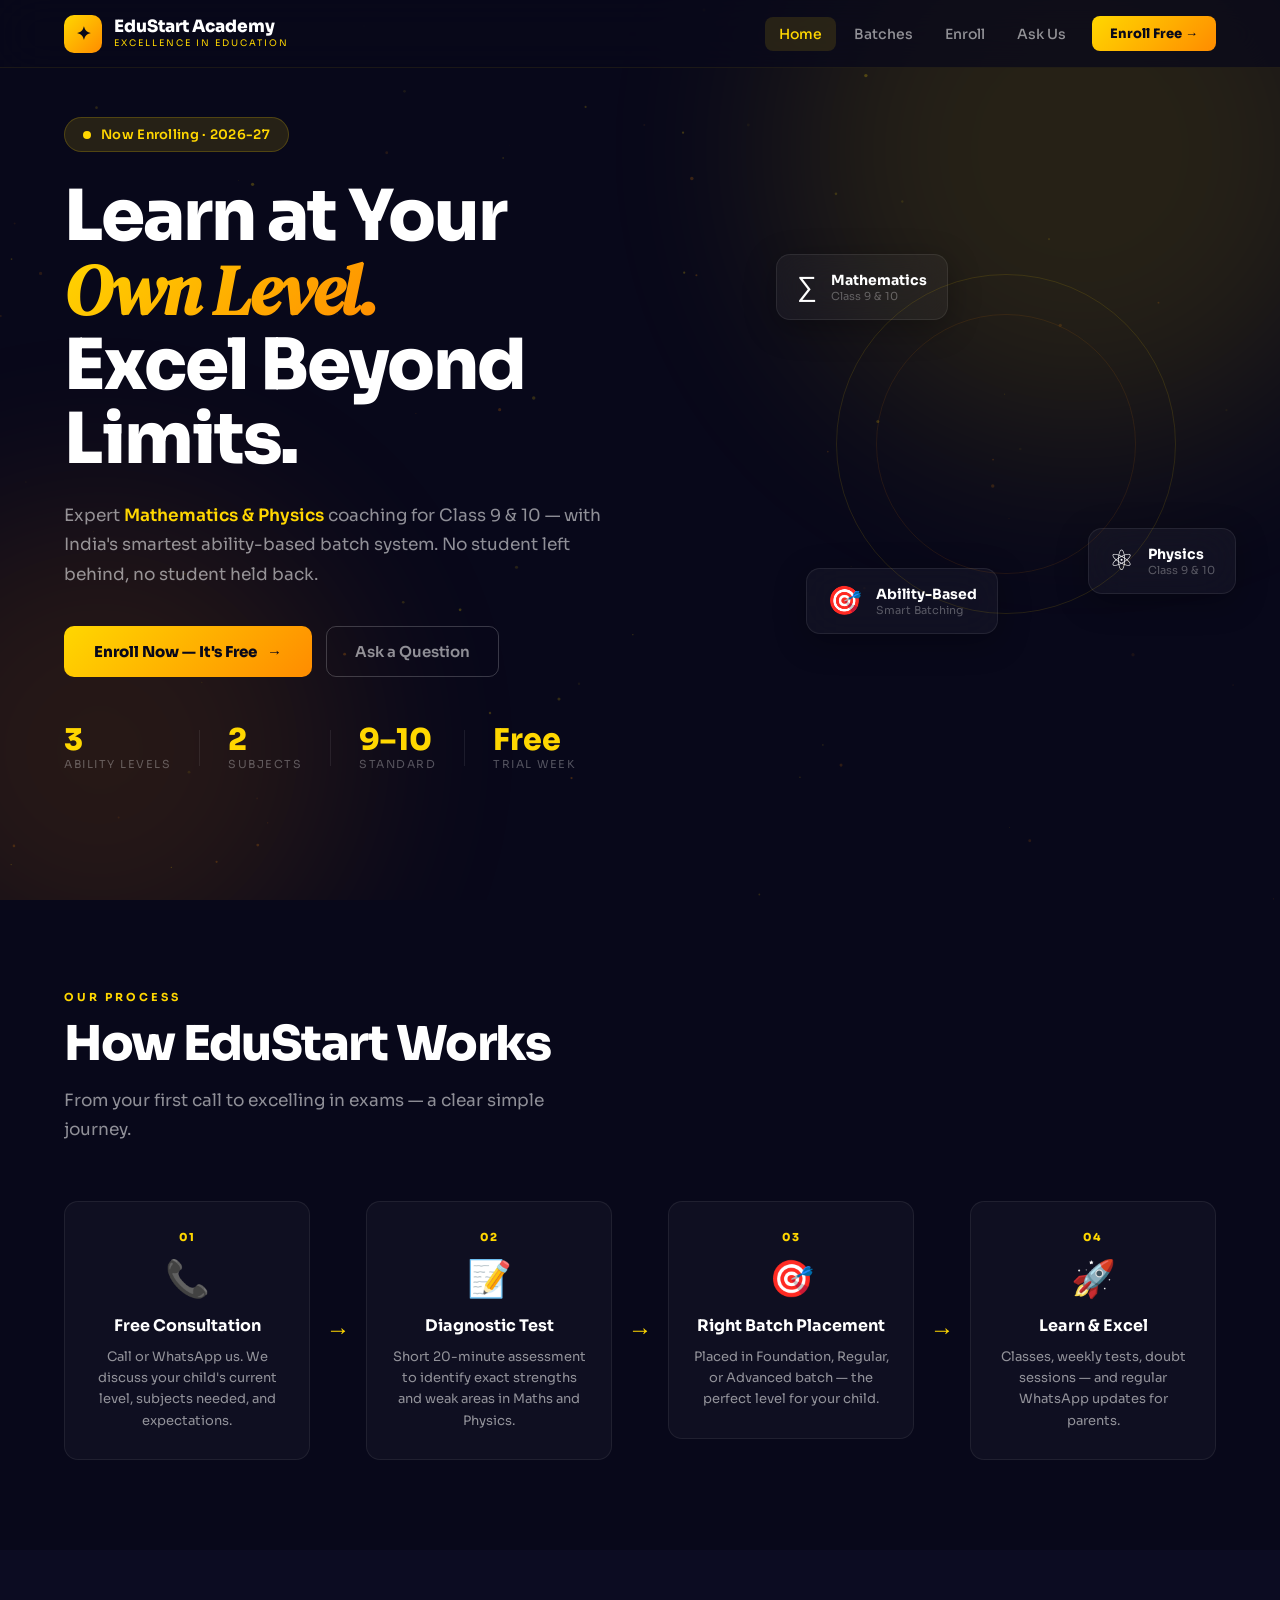
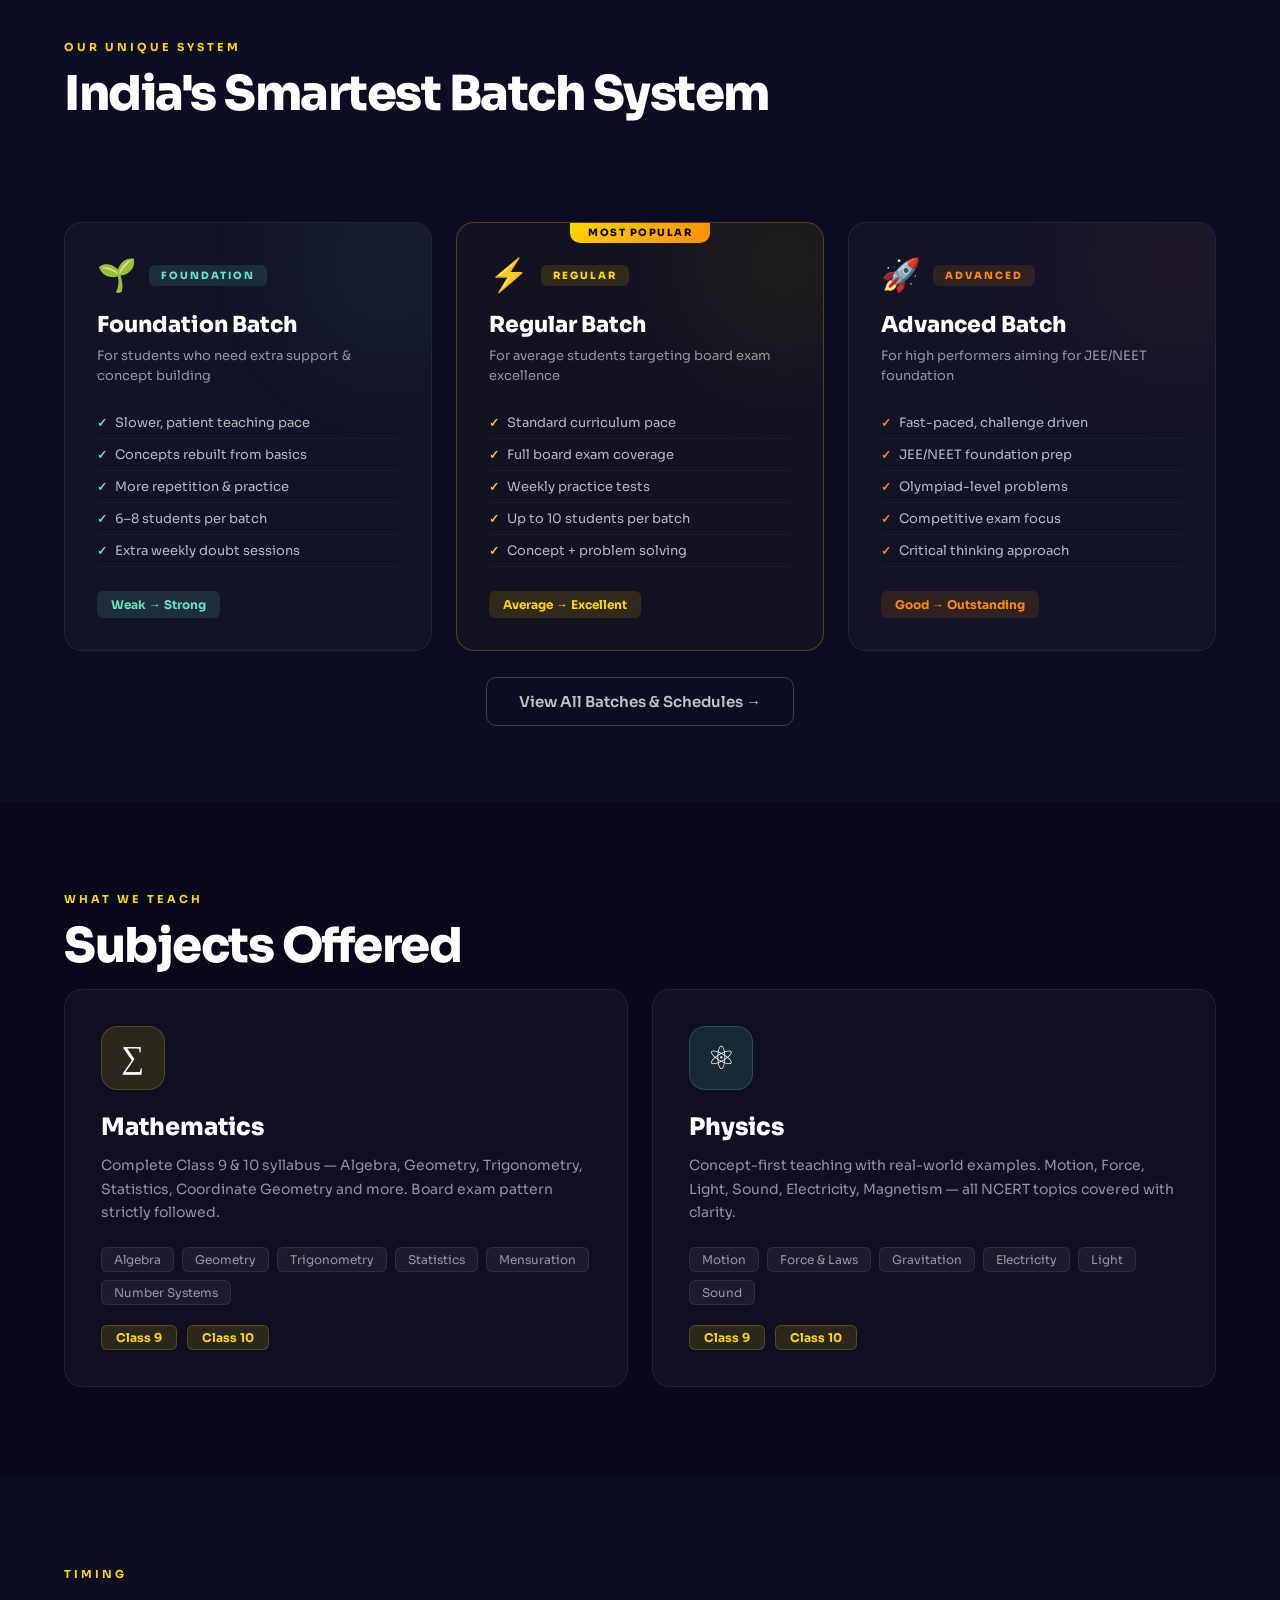
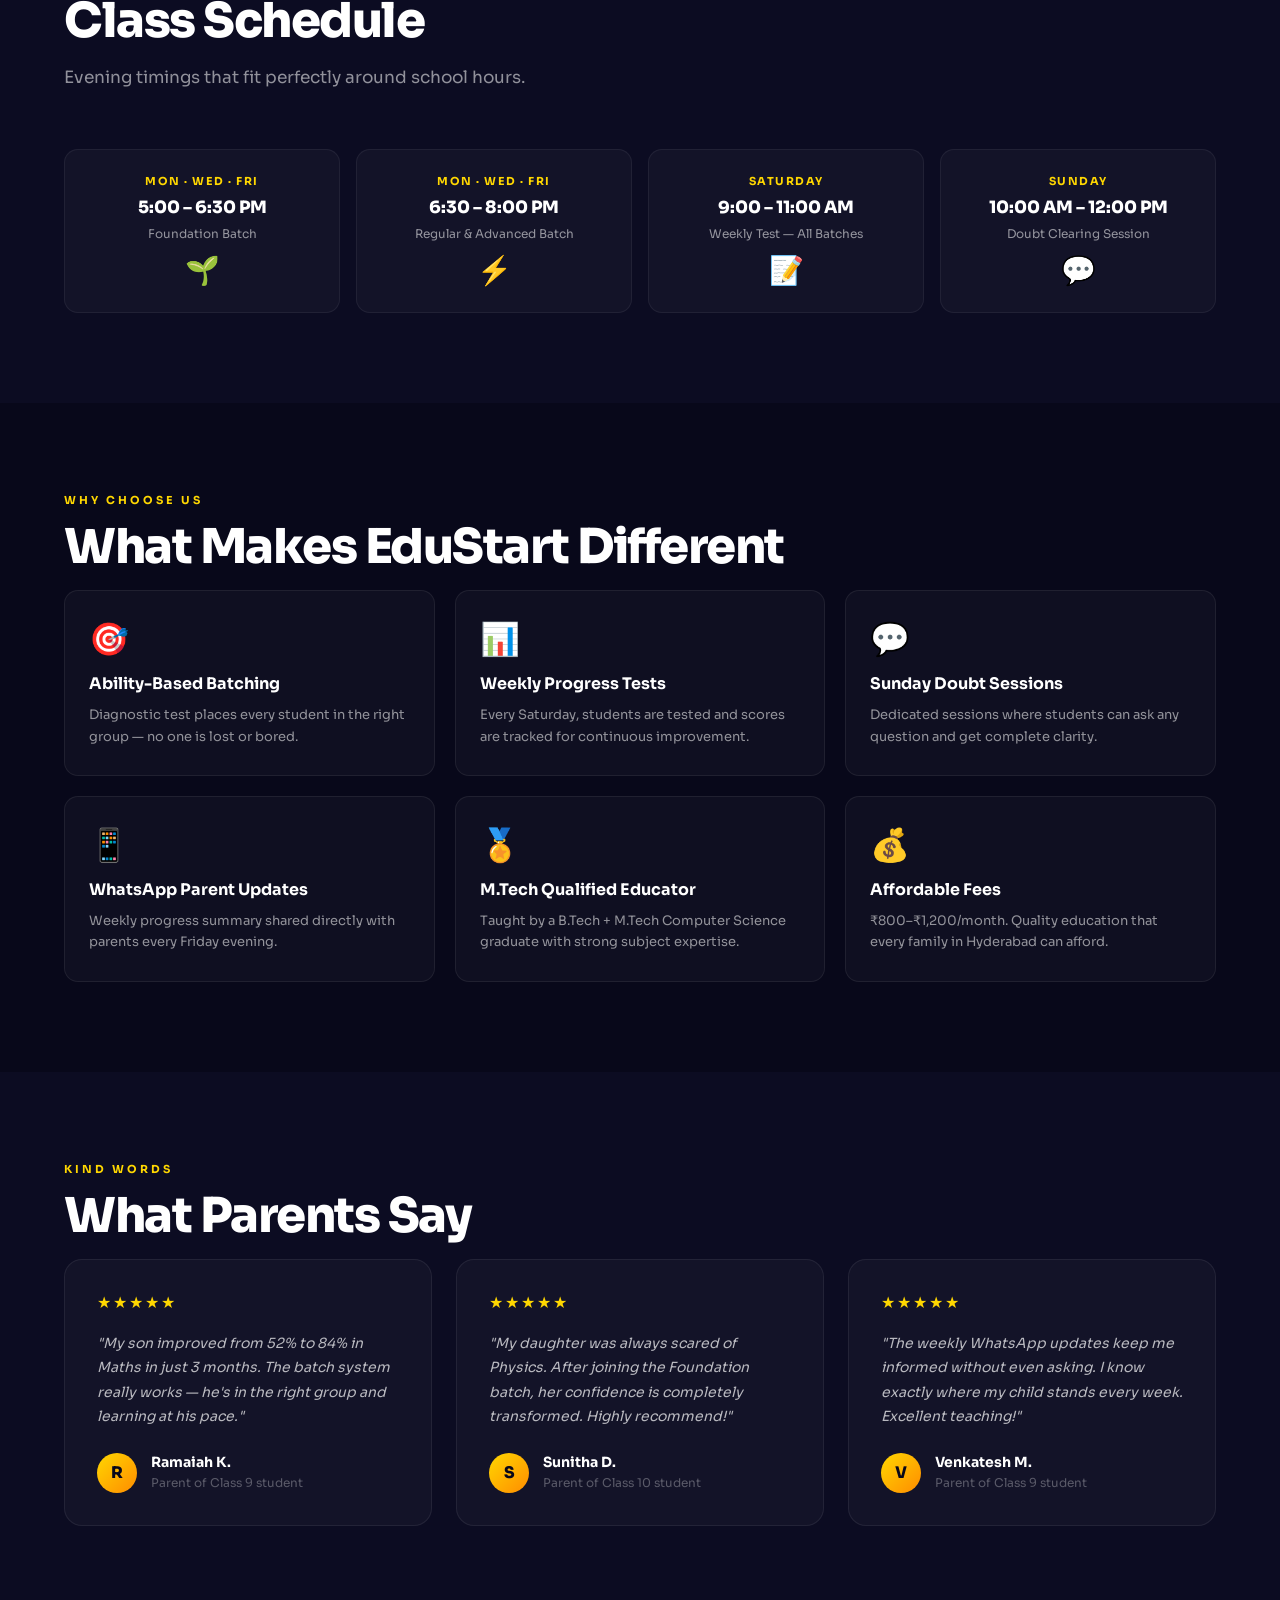
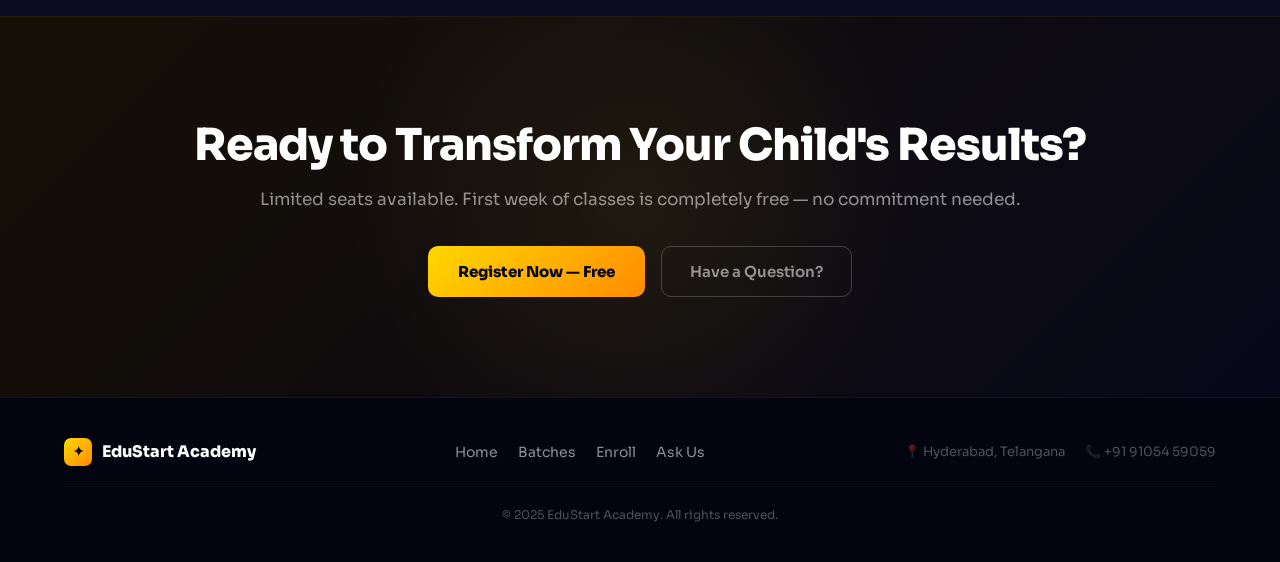
<file: index.html>
<!DOCTYPE html>
<html lang="en">
<head>
  <meta charset="UTF-8" />
  <meta name="viewport" content="width=device-width, initial-scale=1.0" />
  <title>EduStart Academy | Class 9 & 10 Maths & Physics Coaching — Hyderabad</title>
  <meta name="description" content="Expert Maths and Physics coaching for Class 9 and 10 students in Hyderabad, Telangana. Ability-based batches. Enroll now for free consultation." />
  <link rel="preconnect" href="https://fonts.googleapis.com" />
  <link rel="preconnect" href="https://fonts.gstatic.com" crossorigin />
  <link href="https://fonts.googleapis.com/css2?family=Sora:wght@300;400;500;600;700;800;900&family=DM+Serif+Display:ital@0;1&display=swap" rel="stylesheet" />
  <link rel="stylesheet" href="css/style.css" />
  <link rel="icon" href="data:image/svg+xml,<svg xmlns='http://www.w3.org/2000/svg' viewBox='0 0 100 100'><text y='.9em' font-size='90'>✦</text></svg>" />
</head>
<body>

<!-- ── NAVBAR ─────────────────────────────────────────────────────────── -->
<nav class="navbar" id="navbar">
  <div class="nav-inner">
    <a href="index.html" class="brand">
      <div class="brand-hex">✦</div>
      <div>
        <div class="brand-name">EduStart Academy</div>
        <div class="brand-sub">Excellence in Education</div>
      </div>
    </a>
    <div class="nav-links" id="navLinks">
      <a href="index.html" class="nav-link active">Home</a>
      <a href="batches.html" class="nav-link">Batches</a>
      <a href="register.html" class="nav-link">Enroll</a>
      <a href="query.html" class="nav-link">Ask Us</a>
      <a href="register.html" class="nav-cta">Enroll Free →</a>
    </div>
    <button class="hamburger" id="hamburger" aria-label="Menu">
      <span></span><span></span><span></span>
    </button>
  </div>
</nav>

<!-- ── HERO ───────────────────────────────────────────────────────────── -->
<section class="hero">
  <div class="hero-bg">
    <div class="orb orb-gold"></div>
    <div class="orb orb-orange"></div>
    <canvas class="particle-canvas" id="particleCanvas"></canvas>
  </div>
  <div class="hero-content">
    <div class="hero-badge reveal">
      <span class="badge-pulse"></span>
      Now Enrolling · 2026-27
    </div>
    <h1 class="hero-title reveal delay-1">
      Learn at Your<br>
      <em class="gold-italic">Own Level.</em><br>
      Excel Beyond Limits.
    </h1>
    <p class="hero-desc reveal delay-2">
      Expert <strong>Mathematics & Physics</strong> coaching for Class 9 & 10 —
      with India's smartest ability-based batch system. No student left behind, no student held back.
    </p>
    <div class="hero-actions reveal delay-3">
      <a href="register.html" class="btn-gold">
        Enroll Now — It's Free
        <span class="btn-icon">→</span>
      </a>
      <a href="query.html" class="btn-outline">Ask a Question</a>
    </div>
    <div class="hero-stats reveal delay-4">
      <div class="stat-item">
        <span class="stat-val">3</span>
        <span class="stat-lbl">Ability Levels</span>
      </div>
      <div class="stat-sep"></div>
      <div class="stat-item">
        <span class="stat-val">2</span>
        <span class="stat-lbl">Subjects</span>
      </div>
      <div class="stat-sep"></div>
      <div class="stat-item">
        <span class="stat-val">9–10</span>
        <span class="stat-lbl">Standard</span>
      </div>
      <div class="stat-sep"></div>
      <div class="stat-item">
        <span class="stat-val">Free</span>
        <span class="stat-lbl">Trial Week</span>
      </div>
    </div>
  </div>
  <div class="hero-visual reveal delay-2">
    <div class="float-card card-1">
      <div class="fc-icon">∑</div>
      <div class="fc-text">
        <strong>Mathematics</strong>
        <span>Class 9 & 10</span>
      </div>
    </div>
    <div class="float-card card-2">
      <div class="fc-icon">⚛</div>
      <div class="fc-text">
        <strong>Physics</strong>
        <span>Class 9 & 10</span>
      </div>
    </div>
    <div class="float-card card-3">
      <div class="fc-icon">🎯</div>
      <div class="fc-text">
        <strong>Ability-Based</strong>
        <span>Smart Batching</span>
      </div>
    </div>
    <div class="hero-ring"></div>
    <div class="hero-ring ring-2"></div>
  </div>
</section>

<!-- ── HOW IT WORKS ────────────────────────────────────────────────────── -->
<section class="section how-section">
  <div class="container">
    <div class="section-tag reveal">Our Process</div>
    <h2 class="section-title reveal">How EduStart Works</h2>
    <p class="section-desc reveal">From your first call to excelling in exams — a clear simple journey.</p>
    <div class="steps-row">
      <div class="step reveal delay-1">
        <div class="step-num">01</div>
        <div class="step-icon">📞</div>
        <h3>Free Consultation</h3>
        <p>Call or WhatsApp us. We discuss your child's current level, subjects needed, and expectations.</p>
      </div>
      <div class="step-arrow reveal">→</div>
      <div class="step reveal delay-2">
        <div class="step-num">02</div>
        <div class="step-icon">📝</div>
        <h3>Diagnostic Test</h3>
        <p>Short 20-minute assessment to identify exact strengths and weak areas in Maths and Physics.</p>
      </div>
      <div class="step-arrow reveal">→</div>
      <div class="step reveal delay-3">
        <div class="step-num">03</div>
        <div class="step-icon">🎯</div>
        <h3>Right Batch Placement</h3>
        <p>Placed in Foundation, Regular, or Advanced batch — the perfect level for your child.</p>
      </div>
      <div class="step-arrow reveal">→</div>
      <div class="step reveal delay-4">
        <div class="step-num">04</div>
        <div class="step-icon">🚀</div>
        <h3>Learn & Excel</h3>
        <p>Classes, weekly tests, doubt sessions — and regular WhatsApp updates for parents.</p>
      </div>
    </div>
  </div>
</section>

<!-- ── BATCH SYSTEM ─────────────────────────────────────────────────────── -->
<section class="section dark-section batch-section">
  <div class="container">
    <div class="section-tag reveal">Our Unique System</div>
    <h2 class="section-title reveal">India's Smartest Batch System</h2>
    <p class="section-desc reveal">Every student is different. We treat them that way.</p>
    <div class="batch-grid">

      <div class="batch-card bc-foundation reveal delay-1">
        <div class="bc-glow glow-teal"></div>
        <div class="bc-header">
          <span class="bc-emoji">🌱</span>
          <div class="bc-level teal">FOUNDATION</div>
        </div>
        <h3>Foundation Batch</h3>
        <p class="bc-sub">For students who need extra support & concept building</p>
        <ul class="bc-list">
          <li>Slower, patient teaching pace</li>
          <li>Concepts rebuilt from basics</li>
          <li>More repetition & practice</li>
          <li>6–8 students per batch</li>
          <li>Extra weekly doubt sessions</li>
        </ul>
        <div class="bc-tag teal-tag">Weak → Strong</div>
      </div>

      <div class="batch-card bc-regular reveal delay-2 featured-card">
        <div class="bc-glow glow-gold"></div>
        <div class="featured-badge">Most Popular</div>
        <div class="bc-header">
          <span class="bc-emoji">⚡</span>
          <div class="bc-level gold">REGULAR</div>
        </div>
        <h3>Regular Batch</h3>
        <p class="bc-sub">For average students targeting board exam excellence</p>
        <ul class="bc-list">
          <li>Standard curriculum pace</li>
          <li>Full board exam coverage</li>
          <li>Weekly practice tests</li>
          <li>Up to 10 students per batch</li>
          <li>Concept + problem solving</li>
        </ul>
        <div class="bc-tag gold-tag">Average → Excellent</div>
      </div>

      <div class="batch-card bc-advanced reveal delay-3">
        <div class="bc-glow glow-orange"></div>
        <div class="bc-header">
          <span class="bc-emoji">🚀</span>
          <div class="bc-level orange">ADVANCED</div>
        </div>
        <h3>Advanced Batch</h3>
        <p class="bc-sub">For high performers aiming for JEE/NEET foundation</p>
        <ul class="bc-list">
          <li>Fast-paced, challenge driven</li>
          <li>JEE/NEET foundation prep</li>
          <li>Olympiad-level problems</li>
          <li>Competitive exam focus</li>
          <li>Critical thinking approach</li>
        </ul>
        <div class="bc-tag orange-tag">Good → Outstanding</div>
      </div>

    </div>
    <div class="batch-cta reveal">
      <a href="batches.html" class="btn-outline-light">View All Batches & Schedules →</a>
    </div>
  </div>
</section>

<!-- ── SUBJECTS ─────────────────────────────────────────────────────────── -->
<section class="section subject-section">
  <div class="container">
    <div class="section-tag reveal">What We Teach</div>
    <h2 class="section-title reveal">Subjects Offered</h2>
    <div class="subject-grid">
      <div class="subject-card reveal delay-1">
        <div class="subj-icon-wrap gold-wrap">
          <span class="subj-icon">∑</span>
        </div>
        <h3>Mathematics</h3>
        <p>Complete Class 9 & 10 syllabus — Algebra, Geometry, Trigonometry, Statistics, Coordinate Geometry and more. Board exam pattern strictly followed.</p>
        <div class="subj-topics">
          <span>Algebra</span><span>Geometry</span><span>Trigonometry</span>
          <span>Statistics</span><span>Mensuration</span><span>Number Systems</span>
        </div>
        <div class="subj-classes">
          <span class="class-pill">Class 9</span>
          <span class="class-pill">Class 10</span>
        </div>
      </div>
      <div class="subject-card reveal delay-2">
        <div class="subj-icon-wrap teal-wrap">
          <span class="subj-icon">⚛</span>
        </div>
        <h3>Physics</h3>
        <p>Concept-first teaching with real-world examples. Motion, Force, Light, Sound, Electricity, Magnetism — all NCERT topics covered with clarity.</p>
        <div class="subj-topics">
          <span>Motion</span><span>Force & Laws</span><span>Gravitation</span>
          <span>Electricity</span><span>Light</span><span>Sound</span>
        </div>
        <div class="subj-classes">
          <span class="class-pill">Class 9</span>
          <span class="class-pill">Class 10</span>
        </div>
      </div>
    </div>
  </div>
</section>

<!-- ── SCHEDULE ─────────────────────────────────────────────────────────── -->
<section class="section dark-section">
  <div class="container">
    <div class="section-tag reveal">Timing</div>
    <h2 class="section-title reveal">Class Schedule</h2>
    <p class="section-desc reveal">Evening timings that fit perfectly around school hours.</p>
    <div class="sched-grid">
      <div class="sched-card reveal delay-1">
        <div class="sched-day">Mon · Wed · Fri</div>
        <div class="sched-time">5:00 – 6:30 PM</div>
        <div class="sched-label">Foundation Batch</div>
        <div class="sched-icon">🌱</div>
      </div>
      <div class="sched-card reveal delay-2">
        <div class="sched-day">Mon · Wed · Fri</div>
        <div class="sched-time">6:30 – 8:00 PM</div>
        <div class="sched-label">Regular & Advanced Batch</div>
        <div class="sched-icon">⚡</div>
      </div>
      <div class="sched-card reveal delay-3">
        <div class="sched-day">Saturday</div>
        <div class="sched-time">9:00 – 11:00 AM</div>
        <div class="sched-label">Weekly Test — All Batches</div>
        <div class="sched-icon">📝</div>
      </div>
      <div class="sched-card reveal delay-4">
        <div class="sched-day">Sunday</div>
        <div class="sched-time">10:00 AM – 12:00 PM</div>
        <div class="sched-label">Doubt Clearing Session</div>
        <div class="sched-icon">💬</div>
      </div>
    </div>
  </div>
</section>

<!-- ── WHY US ──────────────────────────────────────────────────────────── -->
<section class="section why-section">
  <div class="container">
    <div class="section-tag reveal">Why Choose Us</div>
    <h2 class="section-title reveal">What Makes EduStart Different</h2>
    <div class="why-grid">
      <div class="why-card reveal delay-1">
        <div class="why-icon">🎯</div>
        <h4>Ability-Based Batching</h4>
        <p>Diagnostic test places every student in the right group — no one is lost or bored.</p>
      </div>
      <div class="why-card reveal delay-2">
        <div class="why-icon">📊</div>
        <h4>Weekly Progress Tests</h4>
        <p>Every Saturday, students are tested and scores are tracked for continuous improvement.</p>
      </div>
      <div class="why-card reveal delay-3">
        <div class="why-icon">💬</div>
        <h4>Sunday Doubt Sessions</h4>
        <p>Dedicated sessions where students can ask any question and get complete clarity.</p>
      </div>
      <div class="why-card reveal delay-4">
        <div class="why-icon">📱</div>
        <h4>WhatsApp Parent Updates</h4>
        <p>Weekly progress summary shared directly with parents every Friday evening.</p>
      </div>
      <div class="why-card reveal delay-1">
        <div class="why-icon">🏅</div>
        <h4>M.Tech Qualified Educator</h4>
        <p>Taught by a B.Tech + M.Tech Computer Science graduate with strong subject expertise.</p>
      </div>
      <div class="why-card reveal delay-2">
        <div class="why-icon">💰</div>
        <h4>Affordable Fees</h4>
        <p>₹800–₹1,200/month. Quality education that every family in Hyderabad can afford.</p>
      </div>
    </div>
  </div>
</section>

<!-- ── TESTIMONIAL ─────────────────────────────────────────────────────── -->
<section class="section dark-section testimonial-section">
  <div class="container">
    <div class="section-tag reveal">Kind Words</div>
    <h2 class="section-title reveal">What Parents Say</h2>
    <div class="testi-grid">
      <div class="testi-card reveal delay-1">
        <div class="testi-stars">★★★★★</div>
        <p>"My son improved from 52% to 84% in Maths in just 3 months. The batch system really works — he's in the right group and learning at his pace."</p>
        <div class="testi-author">
          <div class="testi-avatar">R</div>
          <div>
            <strong>Ramaiah K.</strong>
            <span>Parent of Class 9 student</span>
          </div>
        </div>
      </div>
      <div class="testi-card reveal delay-2">
        <div class="testi-stars">★★★★★</div>
        <p>"My daughter was always scared of Physics. After joining the Foundation batch, her confidence is completely transformed. Highly recommend!"</p>
        <div class="testi-author">
          <div class="testi-avatar">S</div>
          <div>
            <strong>Sunitha D.</strong>
            <span>Parent of Class 10 student</span>
          </div>
        </div>
      </div>
      <div class="testi-card reveal delay-3">
        <div class="testi-stars">★★★★★</div>
        <p>"The weekly WhatsApp updates keep me informed without even asking. I know exactly where my child stands every week. Excellent teaching!"</p>
        <div class="testi-author">
          <div class="testi-avatar">V</div>
          <div>
            <strong>Venkatesh M.</strong>
            <span>Parent of Class 9 student</span>
          </div>
        </div>
      </div>
    </div>
  </div>
</section>

<!-- ── CTA BANNER ──────────────────────────────────────────────────────── -->
<section class="cta-banner">
  <div class="cta-orb"></div>
  <div class="container cta-inner reveal">
    <h2>Ready to Transform Your Child's Results?</h2>
    <p>Limited seats available. First week of classes is completely free — no commitment needed.</p>
    <div class="cta-btns">
      <a href="register.html" class="btn-gold">Register Now — Free</a>
      <a href="query.html" class="btn-outline">Have a Question?</a>
    </div>
  </div>
</section>

<!-- ── FOOTER ──────────────────────────────────────────────────────────── -->
<footer class="footer">
  <div class="container footer-inner">
    <div class="footer-brand">
      <div class="brand-hex small">✦</div>
      <span class="footer-name">EduStart Academy</span>
    </div>
    <div class="footer-links">
      <a href="index.html">Home</a>
      <a href="batches.html">Batches</a>
      <a href="register.html">Enroll</a>
      <a href="query.html">Ask Us</a>
    </div>
    <div class="footer-contact">
      <span>📍 Hyderabad, Telangana</span>
      <span>📞 +91 91054 59059</span>
    </div>
    <div class="footer-copy">© 2025 EduStart Academy. All rights reserved.</div>
  </div>
</footer>

<script src="js/main.js"></script>
</body>
</html>
</file>
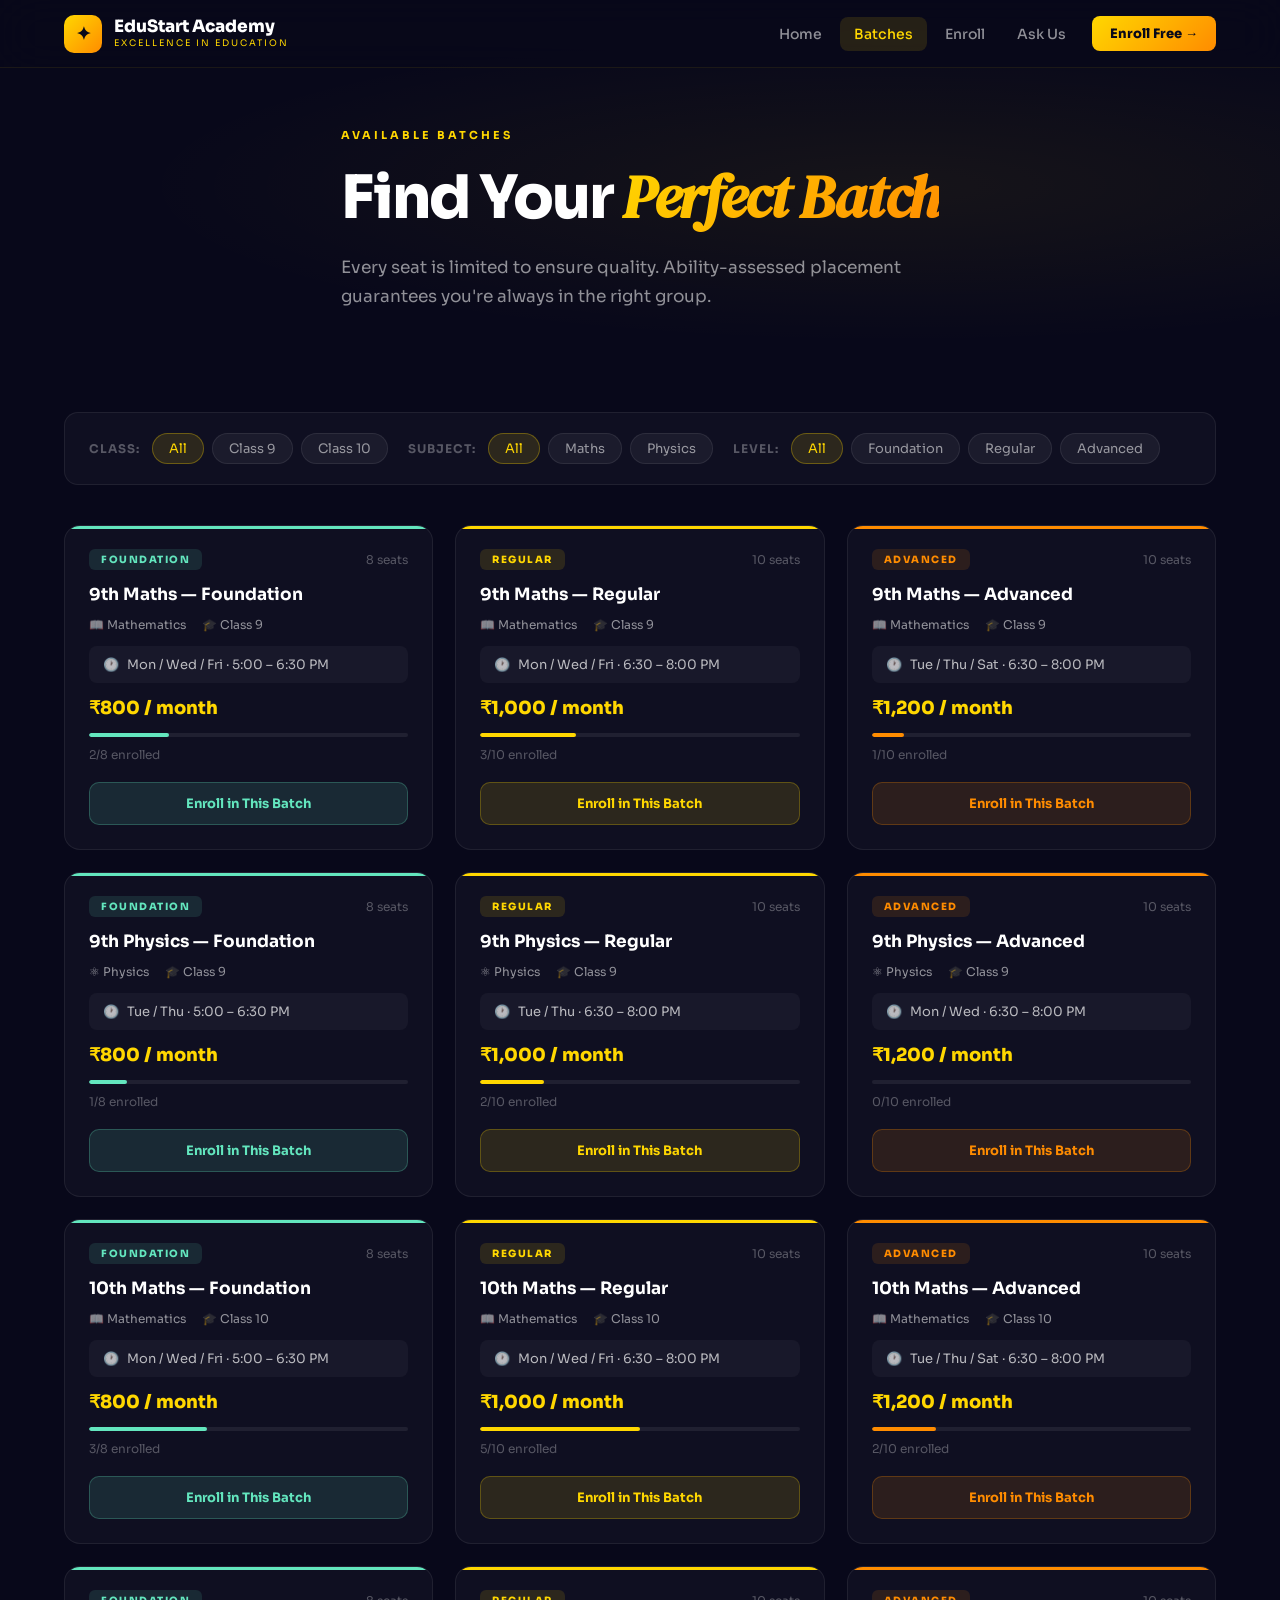
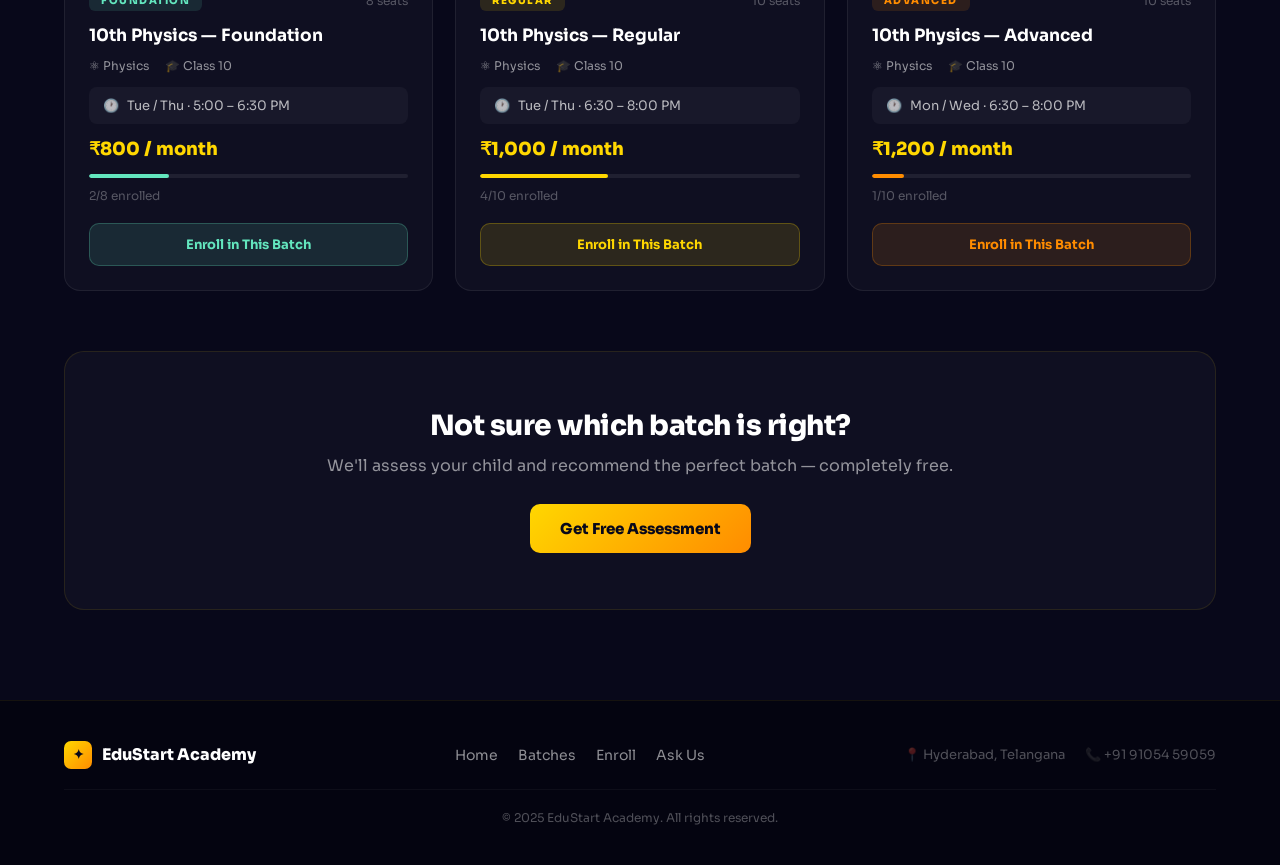
<file: batches.html>
<!DOCTYPE html>
<html lang="en">
<head>
  <meta charset="UTF-8" />
  <meta name="viewport" content="width=device-width, initial-scale=1.0" />
  <title>Batches & Schedule | EduStart Academy</title>
  <meta name="description" content="View all available batches for Class 9 & 10 Mathematics and Physics at EduStart Academy, Hyderabad." />
  <link rel="preconnect" href="https://fonts.googleapis.com" />
  <link rel="preconnect" href="https://fonts.gstatic.com" crossorigin />
  <link href="https://fonts.googleapis.com/css2?family=Sora:wght@300;400;500;600;700;800;900&family=DM+Serif+Display:ital@0;1&display=swap" rel="stylesheet" />
  <link rel="stylesheet" href="css/style.css" />
  <link rel="icon" href="data:image/svg+xml,<svg xmlns='http://www.w3.org/2000/svg' viewBox='0 0 100 100'><text y='.9em' font-size='90'>✦</text></svg>" />
</head>
<body>

<nav class="navbar" id="navbar">
  <div class="nav-inner">
    <a href="index.html" class="brand">
      <div class="brand-hex">✦</div>
      <div>
        <div class="brand-name">EduStart Academy</div>
        <div class="brand-sub">Excellence in Education</div>
      </div>
    </a>
    <div class="nav-links" id="navLinks">
      <a href="index.html" class="nav-link">Home</a>
      <a href="batches.html" class="nav-link active">Batches</a>
      <a href="register.html" class="nav-link">Enroll</a>
      <a href="query.html" class="nav-link">Ask Us</a>
      <a href="register.html" class="nav-cta">Enroll Free →</a>
    </div>
    <button class="hamburger" id="hamburger" aria-label="Menu">
      <span></span><span></span><span></span>
    </button>
  </div>
</nav>

<!-- PAGE HERO -->
<section class="page-hero">
  <div class="page-hero-bg"></div>
  <div class="container page-hero-inner">
    <div class="section-tag reveal">Available Batches</div>
    <h1 class="page-hero-title reveal">Find Your <em class="gold-italic">Perfect Batch</em></h1>
    <p class="page-hero-desc reveal">Every seat is limited to ensure quality. Ability-assessed placement guarantees you're always in the right group.</p>
  </div>
</section>

<!-- FILTERS -->
<section class="section" style="padding-top:40px;">
  <div class="container">
    <div class="filter-bar reveal">
      <div class="filter-group">
        <span class="filter-lbl">Class:</span>
        <button class="filter-btn active" data-filter="class" data-val="all">All</button>
        <button class="filter-btn" data-filter="class" data-val="9">Class 9</button>
        <button class="filter-btn" data-filter="class" data-val="10">Class 10</button>
      </div>
      <div class="filter-group">
        <span class="filter-lbl">Subject:</span>
        <button class="filter-btn active" data-filter="subject" data-val="all">All</button>
        <button class="filter-btn" data-filter="subject" data-val="maths">Maths</button>
        <button class="filter-btn" data-filter="subject" data-val="physics">Physics</button>
      </div>
      <div class="filter-group">
        <span class="filter-lbl">Level:</span>
        <button class="filter-btn active" data-filter="level" data-val="all">All</button>
        <button class="filter-btn" data-filter="level" data-val="foundation">Foundation</button>
        <button class="filter-btn" data-filter="level" data-val="regular">Regular</button>
        <button class="filter-btn" data-filter="level" data-val="advanced">Advanced</button>
      </div>
    </div>

    <!-- BATCH CARDS GRID -->
    <div class="batches-grid" id="batchesGrid">

      <!-- 9th Maths Foundation -->
      <div class="b-card reveal" data-class="9" data-subject="maths" data-level="foundation">
        <div class="b-top teal-top"></div>
        <div class="b-badges">
          <span class="b-level teal-badge">Foundation</span>
          <span class="b-seats">8 seats</span>
        </div>
        <h3>9th Maths — Foundation</h3>
        <div class="b-meta">
          <span>📖 Mathematics</span>
          <span>🎓 Class 9</span>
        </div>
        <div class="b-schedule">
          <span class="b-sched-icon">🕐</span>
          Mon / Wed / Fri · 5:00 – 6:30 PM
        </div>
        <div class="b-fee">₹800 / month</div>
        <div class="b-capacity">
          <div class="cap-bar"><div class="cap-fill teal-fill" style="width:25%"></div></div>
          <span>2/8 enrolled</span>
        </div>
        <a href="register.html" class="b-enroll-btn teal-btn">Enroll in This Batch</a>
      </div>

      <!-- 9th Maths Regular -->
      <div class="b-card reveal delay-1" data-class="9" data-subject="maths" data-level="regular">
        <div class="b-top gold-top"></div>
        <div class="b-badges">
          <span class="b-level gold-badge">Regular</span>
          <span class="b-seats">10 seats</span>
        </div>
        <h3>9th Maths — Regular</h3>
        <div class="b-meta">
          <span>📖 Mathematics</span>
          <span>🎓 Class 9</span>
        </div>
        <div class="b-schedule">
          <span class="b-sched-icon">🕐</span>
          Mon / Wed / Fri · 6:30 – 8:00 PM
        </div>
        <div class="b-fee">₹1,000 / month</div>
        <div class="b-capacity">
          <div class="cap-bar"><div class="cap-fill gold-fill" style="width:30%"></div></div>
          <span>3/10 enrolled</span>
        </div>
        <a href="register.html" class="b-enroll-btn gold-btn">Enroll in This Batch</a>
      </div>

      <!-- 9th Maths Advanced -->
      <div class="b-card reveal delay-2" data-class="9" data-subject="maths" data-level="advanced">
        <div class="b-top orange-top"></div>
        <div class="b-badges">
          <span class="b-level orange-badge">Advanced</span>
          <span class="b-seats">10 seats</span>
        </div>
        <h3>9th Maths — Advanced</h3>
        <div class="b-meta">
          <span>📖 Mathematics</span>
          <span>🎓 Class 9</span>
        </div>
        <div class="b-schedule">
          <span class="b-sched-icon">🕐</span>
          Tue / Thu / Sat · 6:30 – 8:00 PM
        </div>
        <div class="b-fee">₹1,200 / month</div>
        <div class="b-capacity">
          <div class="cap-bar"><div class="cap-fill orange-fill" style="width:10%"></div></div>
          <span>1/10 enrolled</span>
        </div>
        <a href="register.html" class="b-enroll-btn orange-btn">Enroll in This Batch</a>
      </div>

      <!-- 9th Physics Foundation -->
      <div class="b-card reveal delay-1" data-class="9" data-subject="physics" data-level="foundation">
        <div class="b-top teal-top"></div>
        <div class="b-badges">
          <span class="b-level teal-badge">Foundation</span>
          <span class="b-seats">8 seats</span>
        </div>
        <h3>9th Physics — Foundation</h3>
        <div class="b-meta">
          <span>⚛ Physics</span>
          <span>🎓 Class 9</span>
        </div>
        <div class="b-schedule">
          <span class="b-sched-icon">🕐</span>
          Tue / Thu · 5:00 – 6:30 PM
        </div>
        <div class="b-fee">₹800 / month</div>
        <div class="b-capacity">
          <div class="cap-bar"><div class="cap-fill teal-fill" style="width:12%"></div></div>
          <span>1/8 enrolled</span>
        </div>
        <a href="register.html" class="b-enroll-btn teal-btn">Enroll in This Batch</a>
      </div>

      <!-- 9th Physics Regular -->
      <div class="b-card reveal delay-2" data-class="9" data-subject="physics" data-level="regular">
        <div class="b-top gold-top"></div>
        <div class="b-badges">
          <span class="b-level gold-badge">Regular</span>
          <span class="b-seats">10 seats</span>
        </div>
        <h3>9th Physics — Regular</h3>
        <div class="b-meta">
          <span>⚛ Physics</span>
          <span>🎓 Class 9</span>
        </div>
        <div class="b-schedule">
          <span class="b-sched-icon">🕐</span>
          Tue / Thu · 6:30 – 8:00 PM
        </div>
        <div class="b-fee">₹1,000 / month</div>
        <div class="b-capacity">
          <div class="cap-bar"><div class="cap-fill gold-fill" style="width:20%"></div></div>
          <span>2/10 enrolled</span>
        </div>
        <a href="register.html" class="b-enroll-btn gold-btn">Enroll in This Batch</a>
      </div>

      <!-- 9th Physics Advanced -->
      <div class="b-card reveal delay-3" data-class="9" data-subject="physics" data-level="advanced">
        <div class="b-top orange-top"></div>
        <div class="b-badges">
          <span class="b-level orange-badge">Advanced</span>
          <span class="b-seats">10 seats</span>
        </div>
        <h3>9th Physics — Advanced</h3>
        <div class="b-meta">
          <span>⚛ Physics</span>
          <span>🎓 Class 9</span>
        </div>
        <div class="b-schedule">
          <span class="b-sched-icon">🕐</span>
          Mon / Wed · 6:30 – 8:00 PM
        </div>
        <div class="b-fee">₹1,200 / month</div>
        <div class="b-capacity">
          <div class="cap-bar"><div class="cap-fill orange-fill" style="width:0%"></div></div>
          <span>0/10 enrolled</span>
        </div>
        <a href="register.html" class="b-enroll-btn orange-btn">Enroll in This Batch</a>
      </div>

      <!-- 10th Maths Foundation -->
      <div class="b-card reveal" data-class="10" data-subject="maths" data-level="foundation">
        <div class="b-top teal-top"></div>
        <div class="b-badges">
          <span class="b-level teal-badge">Foundation</span>
          <span class="b-seats">8 seats</span>
        </div>
        <h3>10th Maths — Foundation</h3>
        <div class="b-meta">
          <span>📖 Mathematics</span>
          <span>🎓 Class 10</span>
        </div>
        <div class="b-schedule">
          <span class="b-sched-icon">🕐</span>
          Mon / Wed / Fri · 5:00 – 6:30 PM
        </div>
        <div class="b-fee">₹800 / month</div>
        <div class="b-capacity">
          <div class="cap-bar"><div class="cap-fill teal-fill" style="width:37%"></div></div>
          <span>3/8 enrolled</span>
        </div>
        <a href="register.html" class="b-enroll-btn teal-btn">Enroll in This Batch</a>
      </div>

      <!-- 10th Maths Regular -->
      <div class="b-card reveal delay-1" data-class="10" data-subject="maths" data-level="regular">
        <div class="b-top gold-top"></div>
        <div class="b-badges">
          <span class="b-level gold-badge">Regular</span>
          <span class="b-seats">10 seats</span>
        </div>
        <h3>10th Maths — Regular</h3>
        <div class="b-meta">
          <span>📖 Mathematics</span>
          <span>🎓 Class 10</span>
        </div>
        <div class="b-schedule">
          <span class="b-sched-icon">🕐</span>
          Mon / Wed / Fri · 6:30 – 8:00 PM
        </div>
        <div class="b-fee">₹1,000 / month</div>
        <div class="b-capacity">
          <div class="cap-bar"><div class="cap-fill gold-fill" style="width:50%"></div></div>
          <span>5/10 enrolled</span>
        </div>
        <a href="register.html" class="b-enroll-btn gold-btn">Enroll in This Batch</a>
      </div>

      <!-- 10th Maths Advanced -->
      <div class="b-card reveal delay-2" data-class="10" data-subject="maths" data-level="advanced">
        <div class="b-top orange-top"></div>
        <div class="b-badges">
          <span class="b-level orange-badge">Advanced</span>
          <span class="b-seats">10 seats</span>
        </div>
        <h3>10th Maths — Advanced</h3>
        <div class="b-meta">
          <span>📖 Mathematics</span>
          <span>🎓 Class 10</span>
        </div>
        <div class="b-schedule">
          <span class="b-sched-icon">🕐</span>
          Tue / Thu / Sat · 6:30 – 8:00 PM
        </div>
        <div class="b-fee">₹1,200 / month</div>
        <div class="b-capacity">
          <div class="cap-bar"><div class="cap-fill orange-fill" style="width:20%"></div></div>
          <span>2/10 enrolled</span>
        </div>
        <a href="register.html" class="b-enroll-btn orange-btn">Enroll in This Batch</a>
      </div>

      <!-- 10th Physics Foundation -->
      <div class="b-card reveal" data-class="10" data-subject="physics" data-level="foundation">
        <div class="b-top teal-top"></div>
        <div class="b-badges">
          <span class="b-level teal-badge">Foundation</span>
          <span class="b-seats">8 seats</span>
        </div>
        <h3>10th Physics — Foundation</h3>
        <div class="b-meta">
          <span>⚛ Physics</span>
          <span>🎓 Class 10</span>
        </div>
        <div class="b-schedule">
          <span class="b-sched-icon">🕐</span>
          Tue / Thu · 5:00 – 6:30 PM
        </div>
        <div class="b-fee">₹800 / month</div>
        <div class="b-capacity">
          <div class="cap-bar"><div class="cap-fill teal-fill" style="width:25%"></div></div>
          <span>2/8 enrolled</span>
        </div>
        <a href="register.html" class="b-enroll-btn teal-btn">Enroll in This Batch</a>
      </div>

      <!-- 10th Physics Regular -->
      <div class="b-card reveal delay-1" data-class="10" data-subject="physics" data-level="regular">
        <div class="b-top gold-top"></div>
        <div class="b-badges">
          <span class="b-level gold-badge">Regular</span>
          <span class="b-seats">10 seats</span>
        </div>
        <h3>10th Physics — Regular</h3>
        <div class="b-meta">
          <span>⚛ Physics</span>
          <span>🎓 Class 10</span>
        </div>
        <div class="b-schedule">
          <span class="b-sched-icon">🕐</span>
          Tue / Thu · 6:30 – 8:00 PM
        </div>
        <div class="b-fee">₹1,000 / month</div>
        <div class="b-capacity">
          <div class="cap-bar"><div class="cap-fill gold-fill" style="width:40%"></div></div>
          <span>4/10 enrolled</span>
        </div>
        <a href="register.html" class="b-enroll-btn gold-btn">Enroll in This Batch</a>
      </div>

      <!-- 10th Physics Advanced -->
      <div class="b-card reveal delay-2" data-class="10" data-subject="physics" data-level="advanced">
        <div class="b-top orange-top"></div>
        <div class="b-badges">
          <span class="b-level orange-badge">Advanced</span>
          <span class="b-seats">10 seats</span>
        </div>
        <h3>10th Physics — Advanced</h3>
        <div class="b-meta">
          <span>⚛ Physics</span>
          <span>🎓 Class 10</span>
        </div>
        <div class="b-schedule">
          <span class="b-sched-icon">🕐</span>
          Mon / Wed · 6:30 – 8:00 PM
        </div>
        <div class="b-fee">₹1,200 / month</div>
        <div class="b-capacity">
          <div class="cap-bar"><div class="cap-fill orange-fill" style="width:10%"></div></div>
          <span>1/10 enrolled</span>
        </div>
        <a href="register.html" class="b-enroll-btn orange-btn">Enroll in This Batch</a>
      </div>

    </div><!-- end batches-grid -->

    <div class="no-results hide" id="noResults">
      <p>No batches match your filters. <a href="query.html">Contact us</a> for custom batch arrangements.</p>
    </div>

    <!-- BOTTOM CTA -->
    <div class="batch-bottom-cta reveal">
      <h2>Not sure which batch is right?</h2>
      <p>We'll assess your child and recommend the perfect batch — completely free.</p>
      <a href="register.html" class="btn-gold">Get Free Assessment</a>
    </div>
  </div>
</section>

<footer class="footer">
  <div class="container footer-inner">
    <div class="footer-brand">
      <div class="brand-hex small">✦</div>
      <span class="footer-name">EduStart Academy</span>
    </div>
    <div class="footer-links">
      <a href="index.html">Home</a>
      <a href="batches.html">Batches</a>
      <a href="register.html">Enroll</a>
      <a href="query.html">Ask Us</a>
    </div>
    <div class="footer-contact">
      <span>📍 Hyderabad, Telangana</span>
      <span>📞 +91 91054 59059</span>
    </div>
    <div class="footer-copy">© 2025 EduStart Academy. All rights reserved.</div>
  </div>
</footer>

<script src="js/main.js"></script>
<script src="js/batches.js"></script>
</body>
</html>
</file>
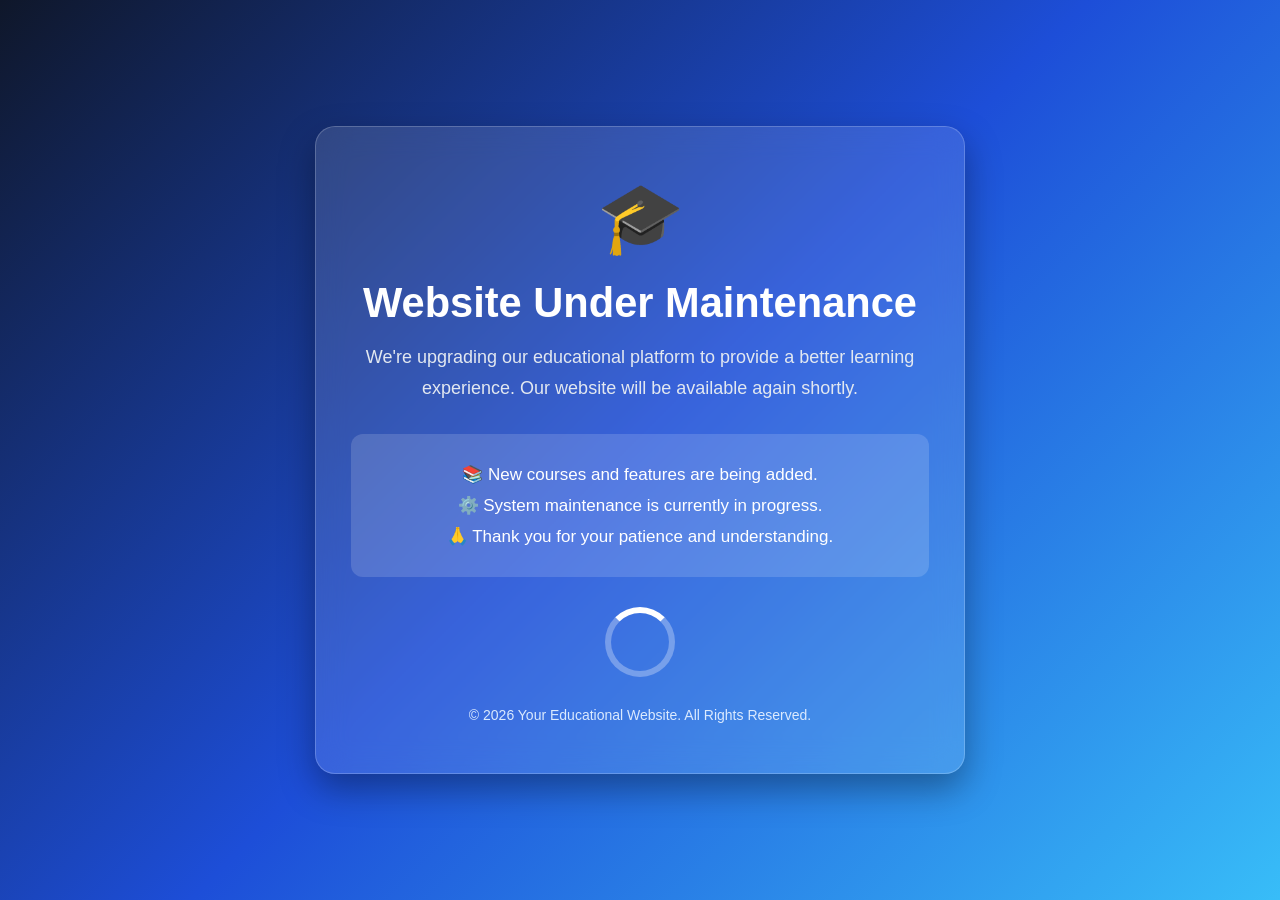
<file: indexMaintenance.html>
<!DOCTYPE html>
<html lang="en">
<head>
<meta charset="UTF-8">
<meta name="viewport" content="width=device-width, initial-scale=1.0">
<title>Website Under Maintenance</title>

<style>
*{
    margin:0;
    padding:0;
    box-sizing:border-box;
    font-family: "Segoe UI", Tahoma, Geneva, Verdana, sans-serif;
}

body{
    display:flex;
    justify-content:center;
    align-items:center;
    min-height:100vh;
    background:linear-gradient(135deg,#0f172a,#1d4ed8,#38bdf8);
    overflow:hidden;
}

.container{
    width:90%;
    max-width:650px;
}

.card{
    background:rgba(255,255,255,0.12);
    backdrop-filter:blur(15px);
    border:1px solid rgba(255,255,255,.2);
    border-radius:20px;
    padding:50px 35px;
    text-align:center;
    color:#fff;
    box-shadow:0 15px 35px rgba(0,0,0,.35);
}

.icon{
    font-size:70px;
    margin-bottom:20px;
    animation:float 2.5s ease-in-out infinite;
}

h1{
    font-size:2.6rem;
    margin-bottom:15px;
}

.subtitle{
    font-size:18px;
    color:#e2e8f0;
    line-height:1.7;
    margin-bottom:30px;
}

.info{
    background:rgba(255,255,255,.15);
    border-radius:12px;
    padding:20px;
}

.info p{
    margin:10px 0;
    font-size:17px;
}

.footer{
    margin-top:30px;
    color:#dbeafe;
    font-size:14px;
}

.loader{
    margin:30px auto 0;
    width:70px;
    height:70px;
    border:6px solid rgba(255,255,255,.3);
    border-top:6px solid #fff;
    border-radius:50%;
    animation:spin 1s linear infinite;
}

@keyframes spin{
    100%{
        transform:rotate(360deg);
    }
}

@keyframes float{
    0%,100%{
        transform:translateY(0);
    }
    50%{
        transform:translateY(-10px);
    }
}

@media(max-width:600px){
    h1{
        font-size:2rem;
    }

    .subtitle{
        font-size:16px;
    }

    .info p{
        font-size:15px;
    }

    .card{
        padding:35px 20px;
    }
}
</style>

</head>
<body>

<div class="container">
    <div class="card">

        <div class="icon">🎓</div>

        <h1>Website Under Maintenance</h1>

        <p class="subtitle">
            We're upgrading our educational platform to provide a better learning experience.
            Our website will be available again shortly.
        </p>

        <div class="info">
            <p>📚 New courses and features are being added.</p>
            <p>⚙️ System maintenance is currently in progress.</p>
            <p>🙏 Thank you for your patience and understanding.</p>
        </div>

        <div class="loader"></div>

        <div class="footer">
            <p>&copy; 2026 Your Educational Website. All Rights Reserved.</p>
        </div>

    </div>
</div>

</body>
</html>
</file>
<file: css/style.css>
/* ================================================================
   EduStart Academy — Global Stylesheet
   Dark Gold Educational Theme · Sora + DM Serif Display
================================================================ */

:root {
  --gold:         #FFD700;
  --gold-dark:    #CC9900;
  --gold-soft:    rgba(255,215,0,0.12);
  --orange:       #FF8C00;
  --orange-soft:  rgba(255,140,0,0.12);
  --teal:         #63E6BE;
  --teal-soft:    rgba(99,230,190,0.12);
  --dark:         #08081A;
  --dark-2:       #0C0C22;
  --dark-3:       #111128;
  --card-bg:      rgba(255,255,255,0.03);
  --card-border:  rgba(255,255,255,0.07);
  --text:         #FFFFFF;
  --text-muted:   rgba(255,255,255,0.55);
  --text-dim:     rgba(255,255,255,0.30);
  --radius:       14px;
  --radius-sm:    8px;
  --shadow:       0 8px 40px rgba(0,0,0,0.4);
}

*, *::before, *::after { box-sizing: border-box; margin: 0; padding: 0; }
html { scroll-behavior: smooth; font-size: 16px; }

body {
  font-family: 'Sora', -apple-system, sans-serif;
  background: var(--dark);
  color: var(--text);
  -webkit-font-smoothing: antialiased;
  overflow-x: hidden;
}

::-webkit-scrollbar { width: 5px; }
::-webkit-scrollbar-track { background: var(--dark); }
::-webkit-scrollbar-thumb { background: rgba(255,215,0,0.3); border-radius: 3px; }
::selection { background: rgba(255,215,0,0.2); color: var(--gold); }
a { color: inherit; text-decoration: none; }
img { max-width: 100%; }

input:-webkit-autofill, input:-webkit-autofill:focus {
  -webkit-box-shadow: 0 0 0 1000px rgba(255,255,255,0.04) inset !important;
  -webkit-text-fill-color: #fff !important;
}

/* ── UTILITIES ──────────────────────────────────────────────────── */
.container { max-width: 1200px; margin: 0 auto; padding: 0 24px; }
.hide { display: none !important; }

.gold-italic {
  font-family: 'DM Serif Display', serif;
  font-style: italic;
  background: linear-gradient(135deg, var(--gold), var(--orange));
  -webkit-background-clip: text;
  -webkit-text-fill-color: transparent;
  background-clip: text;
}

/* ── REVEAL ANIMATIONS ──────────────────────────────────────────── */
.reveal {
  opacity: 0;
  transform: translateY(28px);
  transition: opacity 0.65s ease, transform 0.65s ease;
}
.reveal.visible { opacity: 1; transform: translateY(0); }
.delay-1 { transition-delay: 0.1s; }
.delay-2 { transition-delay: 0.2s; }
.delay-3 { transition-delay: 0.3s; }
.delay-4 { transition-delay: 0.4s; }

/* ── NAVBAR ─────────────────────────────────────────────────────── */
.navbar {
  position: fixed; top: 0; left: 0; right: 0; z-index: 999;
  height: 68px;
  background: rgba(8,8,26,0.75);
  backdrop-filter: blur(24px);
  border-bottom: 1px solid rgba(255,215,0,0.08);
  transition: background 0.3s, box-shadow 0.3s;
}
.navbar.scrolled {
  background: rgba(8,8,26,0.97);
  box-shadow: 0 4px 30px rgba(0,0,0,0.6);
}
.nav-inner {
  max-width: 1200px; margin: 0 auto;
  padding: 0 24px; height: 100%;
  display: flex; align-items: center; justify-content: space-between;
}
.brand { display: flex; align-items: center; gap: 12px; }
.brand-hex {
  width: 38px; height: 38px; border-radius: 10px;
  background: linear-gradient(135deg, var(--gold), var(--orange));
  display: flex; align-items: center; justify-content: center;
  font-size: 18px; color: var(--dark); font-weight: 800;
  flex-shrink: 0;
}
.brand-hex.small { width: 28px; height: 28px; font-size: 13px; border-radius: 7px; }
.brand-name { font-size: 17px; font-weight: 800; color: #fff; line-height: 1.1; }
.brand-sub { font-size: 9px; color: var(--gold); letter-spacing: 2px; text-transform: uppercase; }
.nav-links { display: flex; align-items: center; gap: 4px; }
.nav-link {
  color: var(--text-muted); padding: 8px 14px;
  border-radius: var(--radius-sm); font-size: 14px; font-weight: 500;
  transition: color 0.2s, background 0.2s;
}
.nav-link:hover, .nav-link.active { color: var(--gold); background: var(--gold-soft); }
.nav-cta {
  background: linear-gradient(135deg, var(--gold), var(--orange));
  color: var(--dark) !important; font-weight: 800; font-size: 13px;
  padding: 9px 18px; border-radius: 8px; margin-left: 8px;
  transition: opacity 0.2s, transform 0.2s;
}
.nav-cta:hover { opacity: 0.9; transform: translateY(-1px); }
.hamburger {
  display: none; flex-direction: column; gap: 5px;
  background: none; border: none; cursor: pointer; padding: 6px;
}
.hamburger span {
  display: block; width: 22px; height: 2px;
  background: #fff; border-radius: 2px; transition: all 0.3s;
}
.hamburger.open span:nth-child(1) { transform: rotate(45deg) translate(5px,5px); }
.hamburger.open span:nth-child(2) { opacity: 0; }
.hamburger.open span:nth-child(3) { transform: rotate(-45deg) translate(5px,-5px); }

/* ── HERO ────────────────────────────────────────────────────────── */
.hero {
  min-height: 100vh; padding-top: 68px;
  display: grid; grid-template-columns: 1fr 420px;
  align-items: center; gap: 40px;
  max-width: 1200px; margin: 0 auto; padding: 68px 24px 80px;
  position: relative;
}
.hero-bg {
  position: fixed; inset: 0; pointer-events: none; z-index: -1;
  overflow: hidden;
}
.orb {
  position: absolute; border-radius: 50%;
  filter: blur(100px); opacity: 0.12;
  animation: floatOrb 10s ease-in-out infinite;
}
.orb-gold { width: 600px; height: 600px; background: var(--gold); top: -150px; right: -100px; }
.orb-orange { width: 500px; height: 500px; background: var(--orange); bottom: -100px; left: -150px; animation-delay: 5s; }
.particle-canvas { position: absolute; inset: 0; width: 100%; height: 100%; opacity: 0.4; }

@keyframes floatOrb {
  0%,100% { transform: translate(0,0) scale(1); }
  50% { transform: translate(20px,-20px) scale(1.05); }
}

.hero-content { position: relative; z-index: 1; }
.hero-badge {
  display: inline-flex; align-items: center; gap: 10px;
  background: var(--gold-soft); border: 1px solid rgba(255,215,0,0.2);
  color: var(--gold); padding: 8px 18px; border-radius: 40px;
  font-size: 13px; font-weight: 600; margin-bottom: 28px; letter-spacing: 0.3px;
}
.badge-pulse {
  width: 8px; height: 8px; border-radius: 50%; background: var(--gold);
  animation: pulse 2s ease-in-out infinite;
}
@keyframes pulse { 0%,100%{opacity:1;transform:scale(1)} 50%{opacity:0.4;transform:scale(0.75)} }

.hero-title {
  font-size: clamp(38px, 5.5vw, 72px); font-weight: 900;
  line-height: 1.05; letter-spacing: -2px; margin-bottom: 24px;
}
.hero-desc {
  font-size: 17px; color: var(--text-muted); line-height: 1.75;
  max-width: 540px; margin-bottom: 36px;
}
.hero-desc strong { color: var(--gold); font-weight: 600; }
.hero-actions { display: flex; gap: 14px; flex-wrap: wrap; margin-bottom: 48px; }

.btn-gold {
  display: inline-flex; align-items: center; gap: 10px;
  background: linear-gradient(135deg, var(--gold), var(--orange));
  color: var(--dark); padding: 15px 30px; border-radius: 10px;
  font-weight: 800; font-size: 15px; border: none; cursor: pointer;
  transition: transform 0.25s, box-shadow 0.25s; white-space: nowrap;
}
.btn-gold:hover { transform: translateY(-2px); box-shadow: 0 12px 40px rgba(255,215,0,0.3); }
.btn-icon { transition: transform 0.25s; }
.btn-gold:hover .btn-icon { transform: translateX(4px); }

.btn-outline {
  display: inline-flex; align-items: center; gap: 8px;
  border: 1px solid rgba(255,255,255,0.2); color: var(--text-muted);
  padding: 15px 28px; border-radius: 10px; font-weight: 600; font-size: 15px;
  transition: border-color 0.25s, color 0.25s, background 0.25s; cursor: pointer;
}
.btn-outline:hover { border-color: var(--gold); color: var(--gold); background: var(--gold-soft); }

.hero-stats { display: flex; align-items: center; gap: 28px; flex-wrap: wrap; }
.stat-item { display: flex; flex-direction: column; }
.stat-val { font-size: 30px; font-weight: 900; color: var(--gold); line-height: 1; }
.stat-lbl { font-size: 11px; color: var(--text-dim); letter-spacing: 1.5px; text-transform: uppercase; margin-top: 2px; }
.stat-sep { width: 1px; height: 36px; background: rgba(255,255,255,0.08); }

/* Hero Visual */
.hero-visual {
  position: relative; height: 420px;
  display: flex; align-items: center; justify-content: center;
}
.hero-ring {
  position: absolute; width: 340px; height: 340px; border-radius: 50%;
  border: 1px solid rgba(255,215,0,0.12);
  animation: spinRing 20s linear infinite;
}
.ring-2 { width: 260px; height: 260px; border-color: rgba(255,140,0,0.1); animation-direction: reverse; animation-duration: 15s; }
@keyframes spinRing { to { transform: rotate(360deg); } }

.float-card {
  position: absolute; background: rgba(255,255,255,0.04);
  border: 1px solid rgba(255,255,255,0.08); backdrop-filter: blur(20px);
  border-radius: 14px; padding: 16px 20px;
  display: flex; align-items: center; gap: 14px;
  box-shadow: 0 8px 32px rgba(0,0,0,0.3);
  animation: floatCard 4s ease-in-out infinite;
}
.card-1 { top: 20px; left: -20px; animation-delay: 0s; }
.card-2 { bottom: 60px; right: -20px; animation-delay: 1.5s; }
.card-3 { bottom: 20px; left: 10px; animation-delay: 3s; }
@keyframes floatCard {
  0%,100% { transform: translateY(0); }
  50% { transform: translateY(-8px); }
}
.fc-icon { font-size: 28px; line-height: 1; }
.fc-text { display: flex; flex-direction: column; }
.fc-text strong { font-size: 14px; font-weight: 700; color: #fff; }
.fc-text span { font-size: 11px; color: var(--text-dim); }

/* ── SECTIONS ────────────────────────────────────────────────────── */
.section { padding: 90px 0; }
.dark-section { background: var(--dark-2); }
.section-tag {
  font-size: 11px; letter-spacing: 3px; text-transform: uppercase;
  color: var(--gold); font-weight: 700; margin-bottom: 14px;
}
.section-title {
  font-size: clamp(28px, 4vw, 48px); font-weight: 800;
  letter-spacing: -1.5px; margin-bottom: 16px; line-height: 1.1;
}
.section-desc { color: var(--text-muted); font-size: 17px; max-width: 540px; line-height: 1.7; margin-bottom: 56px; }

/* ── HOW IT WORKS ────────────────────────────────────────────────── */
.steps-row {
  display: flex; align-items: flex-start; gap: 16px; flex-wrap: wrap;
}
.step {
  flex: 1; min-width: 160px; background: var(--card-bg);
  border: 1px solid var(--card-border); border-radius: var(--radius);
  padding: 28px 22px; text-align: center; position: relative;
  transition: border-color 0.3s, transform 0.3s;
}
.step:hover { border-color: rgba(255,215,0,0.25); transform: translateY(-4px); }
.step-num {
  font-size: 11px; font-weight: 800; color: var(--gold); letter-spacing: 2px;
  margin-bottom: 12px;
}
.step-icon { font-size: 36px; margin-bottom: 14px; }
.step h3 { font-size: 16px; font-weight: 700; margin-bottom: 10px; }
.step p { font-size: 13px; color: var(--text-muted); line-height: 1.65; }
.step-arrow {
  font-size: 24px; color: var(--gold); opacity: 0.4;
  align-self: center; flex-shrink: 0; margin-top: 0;
}

/* ── BATCH CARDS ─────────────────────────────────────────────────── */
.batch-grid { display: grid; grid-template-columns: repeat(3,1fr); gap: 24px; }
.batch-card {
  background: var(--card-bg); border: 1px solid var(--card-border);
  border-radius: 18px; padding: 32px; position: relative; overflow: hidden;
  transition: transform 0.3s, border-color 0.3s;
}
.batch-card:hover { transform: translateY(-6px); }
.bc-foundation:hover { border-color: rgba(99,230,190,0.3); }
.bc-regular:hover    { border-color: rgba(255,215,0,0.3); }
.bc-advanced:hover   { border-color: rgba(255,140,0,0.3); }

.featured-card { border-color: rgba(255,215,0,0.25); background: rgba(255,215,0,0.03); }
.featured-badge {
  position: absolute; top: -1px; left: 50%; transform: translateX(-50%);
  background: linear-gradient(135deg,var(--gold),var(--orange));
  color: var(--dark); font-size: 10px; font-weight: 800;
  padding: 4px 18px; border-radius: 0 0 10px 10px;
  letter-spacing: 1.5px; text-transform: uppercase;
}
.bc-glow {
  position: absolute; width: 200px; height: 200px; border-radius: 50%;
  filter: blur(60px); opacity: 0.06; top: -60px; right: -60px;
}
.glow-teal { background: var(--teal); }
.glow-gold { background: var(--gold); }
.glow-orange { background: var(--orange); }

.bc-header { display: flex; align-items: center; gap: 12px; margin-bottom: 16px; }
.bc-emoji { font-size: 32px; }
.bc-level { font-size: 10px; font-weight: 800; letter-spacing: 2px; padding: 4px 12px; border-radius: 6px; }
.teal { color: var(--teal); }
.gold { color: var(--gold); }
.orange { color: var(--orange); }
.bc-level.teal { background: var(--teal-soft); }
.bc-level.gold { background: var(--gold-soft); }
.bc-level.orange { background: var(--orange-soft); }

.batch-card h3 { font-size: 22px; font-weight: 800; margin-bottom: 8px; }
.bc-sub { color: var(--text-muted); font-size: 13px; margin-bottom: 22px; line-height: 1.5; }
.bc-list { list-style: none; margin-bottom: 24px; }
.bc-list li {
  font-size: 13px; color: rgba(255,255,255,0.7);
  padding: 7px 0; border-bottom: 1px solid rgba(255,255,255,0.04);
  display: flex; align-items: center; gap: 8px;
}
.bc-list li::before { content: "✓"; font-weight: 800; font-size: 12px; flex-shrink: 0; }
.bc-foundation .bc-list li::before { color: var(--teal); }
.bc-regular .bc-list li::before { color: var(--gold); }
.bc-advanced .bc-list li::before { color: var(--orange); }
.bc-tag { font-size: 12px; font-weight: 700; padding: 6px 14px; border-radius: 6px; display: inline-block; }
.teal-tag { background: var(--teal-soft); color: var(--teal); }
.gold-tag { background: var(--gold-soft); color: var(--gold); }
.orange-tag { background: var(--orange-soft); color: var(--orange); }
.batch-cta { text-align: center; margin-top: 40px; }
.btn-outline-light {
  border: 1px solid rgba(255,255,255,0.2); color: rgba(255,255,255,0.75);
  padding: 14px 32px; border-radius: 10px; font-weight: 600; font-size: 15px;
  transition: all 0.25s;
}
.btn-outline-light:hover { border-color: var(--gold); color: var(--gold); background: var(--gold-soft); }

/* ── SUBJECTS ────────────────────────────────────────────────────── */
.subject-grid { display: grid; grid-template-columns: 1fr 1fr; gap: 24px; }
.subject-card {
  background: var(--card-bg); border: 1px solid var(--card-border);
  border-radius: 18px; padding: 36px; transition: all 0.3s;
}
.subject-card:hover { transform: translateY(-4px); border-color: rgba(255,215,0,0.2); }
.subj-icon-wrap {
  width: 64px; height: 64px; border-radius: 16px;
  display: flex; align-items: center; justify-content: center;
  margin-bottom: 22px;
}
.gold-wrap { background: var(--gold-soft); border: 1px solid rgba(255,215,0,0.2); }
.teal-wrap { background: var(--teal-soft); border: 1px solid rgba(99,230,190,0.2); }
.subj-icon { font-size: 32px; font-family: serif; }
.subject-card h3 { font-size: 24px; font-weight: 800; margin-bottom: 12px; }
.subject-card p { color: var(--text-muted); line-height: 1.7; font-size: 14px; margin-bottom: 22px; }
.subj-topics { display: flex; flex-wrap: wrap; gap: 8px; margin-bottom: 20px; }
.subj-topics span {
  background: rgba(255,255,255,0.05); border: 1px solid rgba(255,255,255,0.08);
  color: var(--text-muted); font-size: 12px; padding: 4px 12px; border-radius: 6px;
}
.subj-classes { display: flex; gap: 10px; }
.class-pill {
  background: var(--gold-soft); border: 1px solid rgba(255,215,0,0.2);
  color: var(--gold); font-size: 12px; font-weight: 700;
  padding: 4px 14px; border-radius: 6px;
}

/* ── SCHEDULE ────────────────────────────────────────────────────── */
.sched-grid { display: grid; grid-template-columns: repeat(4,1fr); gap: 16px; }
.sched-card {
  background: rgba(255,255,255,0.03); border: 1px solid rgba(255,255,255,0.06);
  border-radius: 14px; padding: 24px 20px; text-align: center;
  transition: all 0.3s; position: relative; overflow: hidden;
}
.sched-card:hover { border-color: rgba(255,215,0,0.25); transform: translateY(-3px); }
.sched-day { font-size: 11px; font-weight: 700; color: var(--gold); letter-spacing: 1.5px; text-transform: uppercase; margin-bottom: 10px; }
.sched-time { font-size: 17px; font-weight: 800; margin-bottom: 8px; line-height: 1.2; }
.sched-label { font-size: 12px; color: var(--text-muted); margin-bottom: 12px; }
.sched-icon { font-size: 28px; }

/* ── WHY US ──────────────────────────────────────────────────────── */
.why-grid { display: grid; grid-template-columns: repeat(3,1fr); gap: 20px; }
.why-card {
  background: var(--card-bg); border: 1px solid var(--card-border);
  border-radius: 14px; padding: 28px 24px; transition: all 0.3s;
}
.why-card:hover { border-color: rgba(255,215,0,0.2); transform: translateY(-3px); }
.why-icon { font-size: 32px; margin-bottom: 14px; }
.why-card h4 { font-size: 16px; font-weight: 700; margin-bottom: 10px; }
.why-card p { font-size: 13px; color: var(--text-muted); line-height: 1.65; }

/* ── TESTIMONIALS ────────────────────────────────────────────────── */
.testi-grid { display: grid; grid-template-columns: repeat(3,1fr); gap: 24px; }
.testi-card {
  background: rgba(255,255,255,0.03); border: 1px solid rgba(255,255,255,0.07);
  border-radius: 18px; padding: 32px; transition: all 0.3s;
}
.testi-card:hover { border-color: rgba(255,215,0,0.2); transform: translateY(-3px); }
.testi-stars { color: var(--gold); font-size: 16px; margin-bottom: 18px; letter-spacing: 2px; }
.testi-card p { font-size: 14px; color: rgba(255,255,255,0.7); line-height: 1.75; margin-bottom: 24px; font-style: italic; }
.testi-author { display: flex; align-items: center; gap: 14px; }
.testi-avatar {
  width: 40px; height: 40px; border-radius: 50%;
  background: linear-gradient(135deg, var(--gold), var(--orange));
  display: flex; align-items: center; justify-content: center;
  font-weight: 800; color: var(--dark); font-size: 16px;
  flex-shrink: 0;
}
.testi-author strong { display: block; font-size: 14px; }
.testi-author span { font-size: 12px; color: var(--text-dim); }

/* ── CTA BANNER ──────────────────────────────────────────────────── */
.cta-banner {
  padding: 100px 0; text-align: center;
  background: linear-gradient(135deg, rgba(26,18,0,0.8), var(--dark));
  border-top: 1px solid rgba(255,215,0,0.08);
  position: relative; overflow: hidden;
}
.cta-orb {
  position: absolute; top: 50%; left: 50%; transform: translate(-50%,-50%);
  width: 600px; height: 600px; border-radius: 50%;
  background: radial-gradient(circle, rgba(255,215,0,0.07) 0%, transparent 70%);
  pointer-events: none;
}
.cta-inner { position: relative; z-index: 1; }
.cta-inner h2 { font-size: clamp(24px,4vw,44px); font-weight: 900; letter-spacing: -1px; margin-bottom: 16px; }
.cta-inner p { color: var(--text-muted); font-size: 17px; margin-bottom: 36px; }
.cta-btns { display: flex; gap: 16px; justify-content: center; flex-wrap: wrap; }

/* ── FOOTER ──────────────────────────────────────────────────────── */
.footer {
  background: #040410; border-top: 1px solid rgba(255,215,0,0.07);
  padding: 40px 0;
}
.footer-inner {
  display: flex; flex-wrap: wrap; align-items: center;
  gap: 20px; justify-content: space-between;
}
.footer-brand { display: flex; align-items: center; gap: 10px; }
.footer-name { font-size: 16px; font-weight: 800; }
.footer-links { display: flex; gap: 20px; }
.footer-links a { color: var(--text-muted); font-size: 14px; transition: color 0.2s; }
.footer-links a:hover { color: var(--gold); }
.footer-contact { display: flex; gap: 20px; flex-wrap: wrap; }
.footer-contact span { color: var(--text-dim); font-size: 13px; }
.footer-copy { color: var(--text-dim); font-size: 12px; width: 100%; text-align: center; padding-top: 20px; border-top: 1px solid rgba(255,255,255,0.04); }

/* ── PAGE HERO (inner pages) ─────────────────────────────────────── */
.page-hero {
  padding-top: 68px; position: relative; overflow: hidden;
  min-height: 300px; display: flex; align-items: center;
}
.page-hero-bg {
  position: absolute; inset: 0;
  background: radial-gradient(ellipse at 70% 50%, rgba(255,215,0,0.06) 0%, transparent 60%);
}
.page-hero-inner { padding: 60px 24px; position: relative; z-index: 1; }
.page-hero-title { font-size: clamp(32px,5vw,60px); font-weight: 900; letter-spacing: -2px; margin-bottom: 16px; }
.page-hero-desc { color: var(--text-muted); font-size: 17px; max-width: 560px; line-height: 1.7; }

/* ── BATCH PAGE ──────────────────────────────────────────────────── */
.filter-bar {
  display: flex; flex-wrap: wrap; gap: 20px; margin-bottom: 40px;
  padding: 20px 24px; background: var(--card-bg);
  border: 1px solid var(--card-border); border-radius: 14px;
}
.filter-group { display: flex; align-items: center; gap: 8px; flex-wrap: wrap; }
.filter-lbl { font-size: 12px; font-weight: 700; color: var(--text-dim); text-transform: uppercase; letter-spacing: 1px; margin-right: 4px; }
.filter-btn {
  background: rgba(255,255,255,0.05); border: 1px solid rgba(255,255,255,0.08);
  color: var(--text-muted); padding: 6px 16px; border-radius: 20px;
  font-size: 13px; cursor: pointer; font-family: 'Sora',sans-serif;
  transition: all 0.2s;
}
.filter-btn:hover, .filter-btn.active {
  background: var(--gold-soft); border-color: rgba(255,215,0,0.3);
  color: var(--gold);
}
.batches-grid { display: grid; grid-template-columns: repeat(3,1fr); gap: 22px; margin-bottom: 60px; }
.b-card {
  background: var(--card-bg); border: 1px solid var(--card-border);
  border-radius: 16px; padding: 24px; overflow: hidden;
  transition: transform 0.3s, border-color 0.3s;
}
.b-card:hover { transform: translateY(-4px); }
.b-card.filtered-out { display: none; }
.b-top { height: 3px; margin: -24px -24px 20px; }
.teal-top { background: var(--teal); }
.gold-top { background: var(--gold); }
.orange-top { background: var(--orange); }
.b-badges { display: flex; justify-content: space-between; align-items: center; margin-bottom: 14px; }
.b-level { font-size: 10px; font-weight: 800; letter-spacing: 1.5px; text-transform: uppercase; padding: 4px 12px; border-radius: 6px; }
.teal-badge { background: var(--teal-soft); color: var(--teal); }
.gold-badge { background: var(--gold-soft); color: var(--gold); }
.orange-badge { background: var(--orange-soft); color: var(--orange); }
.b-seats { font-size: 12px; color: var(--text-dim); }
.b-card h3 { font-size: 17px; font-weight: 700; margin-bottom: 12px; }
.b-meta { display: flex; gap: 16px; margin-bottom: 14px; }
.b-meta span { font-size: 12px; color: var(--text-muted); }
.b-schedule {
  background: rgba(255,255,255,0.04); border-radius: 8px; padding: 10px 14px;
  font-size: 13px; color: rgba(255,255,255,0.7);
  display: flex; gap: 8px; align-items: center; margin-bottom: 14px;
}
.b-fee { font-size: 18px; font-weight: 800; color: var(--gold); margin-bottom: 14px; }
.b-capacity { margin-bottom: 18px; }
.cap-bar { height: 4px; background: rgba(255,255,255,0.07); border-radius: 4px; margin-bottom: 6px; overflow: hidden; }
.cap-fill { height: 100%; border-radius: 4px; }
.teal-fill { background: var(--teal); }
.gold-fill { background: var(--gold); }
.orange-fill { background: var(--orange); }
.b-capacity span { font-size: 12px; color: var(--text-dim); }
.b-enroll-btn {
  display: block; text-align: center; padding: 12px;
  border-radius: 10px; font-size: 13px; font-weight: 700;
  border: 1px solid; transition: all 0.25s;
}
.teal-btn { color: var(--teal); border-color: rgba(99,230,190,0.25); background: var(--teal-soft); }
.teal-btn:hover { background: var(--teal); color: var(--dark); border-color: var(--teal); }
.gold-btn { color: var(--gold); border-color: rgba(255,215,0,0.25); background: var(--gold-soft); }
.gold-btn:hover { background: var(--gold); color: var(--dark); border-color: var(--gold); }
.orange-btn { color: var(--orange); border-color: rgba(255,140,0,0.25); background: var(--orange-soft); }
.orange-btn:hover { background: var(--orange); color: var(--dark); border-color: var(--orange); }
.no-results { text-align: center; padding: 60px; color: var(--text-muted); font-size: 16px; }
.no-results a { color: var(--gold); }
.batch-bottom-cta {
  text-align: center; padding: 56px 40px;
  background: var(--card-bg); border: 1px solid rgba(255,215,0,0.1);
  border-radius: 20px;
}
.batch-bottom-cta h2 { font-size: 28px; font-weight: 800; margin-bottom: 12px; letter-spacing: -0.5px; }
.batch-bottom-cta p { color: var(--text-muted); margin-bottom: 28px; font-size: 16px; }

/* ── FORM PAGES ──────────────────────────────────────────────────── */
.form-section { padding: 60px 0 80px; }
.form-layout { display: grid; grid-template-columns: 1fr 320px; gap: 32px; align-items: start; }

.form-card {
  background: rgba(255,255,255,0.03); border: 1px solid rgba(255,255,255,0.08);
  border-radius: 20px; padding: 40px; backdrop-filter: blur(10px);
}

/* Multi-step progress */
.form-steps {
  display: flex; align-items: center; margin-bottom: 36px; gap: 0;
}
.form-step { display: flex; align-items: center; gap: 10px; flex: 1; }
.step-dot {
  width: 32px; height: 32px; border-radius: 50%; flex-shrink: 0;
  display: flex; align-items: center; justify-content: center;
  font-size: 13px; font-weight: 800;
  background: rgba(255,255,255,0.06); border: 1px solid rgba(255,255,255,0.1);
  color: var(--text-muted); transition: all 0.3s;
}
.form-step.active .step-dot {
  background: linear-gradient(135deg, var(--gold), var(--orange));
  color: var(--dark); border-color: transparent;
}
.form-step.done .step-dot { background: var(--teal-soft); color: var(--teal); border-color: rgba(99,230,190,0.3); }
.form-step span { font-size: 12px; color: var(--text-dim); transition: color 0.3s; white-space: nowrap; }
.form-step.active span { color: var(--gold); }
.step-line { flex: 1; height: 1px; background: rgba(255,255,255,0.08); margin: 0 8px; }

.form-page { display: none; }
.form-page.active { display: block; animation: fadeSlide 0.4s ease; }
@keyframes fadeSlide { from { opacity: 0; transform: translateX(20px); } to { opacity: 1; transform: translateX(0); } }

.form-page-title { font-size: 17px; font-weight: 700; margin-bottom: 28px; color: rgba(255,255,255,0.85); }

.field-row { display: grid; grid-template-columns: 1fr 1fr; gap: 18px; margin-bottom: 18px; }
.field-group { display: flex; flex-direction: column; margin-bottom: 18px; }
label { font-size: 13px; font-weight: 600; color: var(--text-muted); margin-bottom: 8px; }
.req { color: var(--orange); }

input, select, textarea {
  background: rgba(255,255,255,0.05);
  border: 1px solid rgba(255,255,255,0.1);
  color: #fff; padding: 13px 16px; border-radius: 10px;
  font-size: 15px; font-family: 'Sora', sans-serif;
  width: 100%; transition: border-color 0.2s, box-shadow 0.2s; outline: none;
}
input::placeholder, textarea::placeholder { color: rgba(255,255,255,0.2); }
input:focus, select:focus, textarea:focus {
  border-color: rgba(255,215,0,0.4);
  box-shadow: 0 0 0 3px rgba(255,215,0,0.07);
}
input.is-error, select.is-error, textarea.is-error { border-color: rgba(255,80,80,0.5); }
select option { background: #1a1a2e; }
.field-error { color: #ff7070; font-size: 12px; margin-top: 5px; min-height: 16px; }
.field-hint { color: var(--text-dim); font-size: 12px; margin-top: 5px; }
.char-count { text-align: right; font-size: 11px; color: var(--text-dim); margin-top: 4px; }

.hint-box {
  display: flex; gap: 12px;
  background: var(--gold-soft); border: 1px solid rgba(255,215,0,0.15);
  border-radius: 10px; padding: 14px 16px; margin-bottom: 20px;
}
.hint-icon { font-size: 20px; flex-shrink: 0; }
.hint-box strong { color: var(--gold); display: block; margin-bottom: 4px; font-size: 13px; }
.hint-box div { color: var(--text-muted); font-size: 13px; line-height: 1.5; }

.ability-preview {
  display: flex; gap: 14px; align-items: center;
  background: rgba(255,255,255,0.04); border: 1px solid rgba(255,255,255,0.1);
  border-radius: 10px; padding: 16px; margin-bottom: 20px;
}
.ap-icon { font-size: 32px; }
.ability-preview strong { display: block; font-size: 15px; color: #fff; margin-bottom: 4px; }
.ability-preview p { font-size: 12px; color: var(--text-muted); }

/* Radio cards */
.radio-cards { display: flex; flex-wrap: wrap; gap: 10px; margin-top: 4px; margin-bottom: 4px; }
.radio-card {
  display: flex; flex-direction: column; align-items: center; gap: 6px;
  background: rgba(255,255,255,0.04); border: 1px solid rgba(255,255,255,0.09);
  padding: 16px 20px; border-radius: 12px; cursor: pointer;
  min-width: 110px; text-align: center; transition: all 0.2s;
}
.radio-card:hover { border-color: rgba(255,215,0,0.3); background: var(--gold-soft); }
.radio-card.selected { border-color: var(--gold); background: var(--gold-soft); }
.radio-card input { display: none; }
.rc-icon { font-size: 26px; line-height: 1; }
.rc-label { font-size: 12px; font-weight: 600; color: rgba(255,255,255,0.75); }

/* Query type grid */
.qtype-grid { display: grid; grid-template-columns: repeat(3,1fr); gap: 10px; margin-top: 4px; }
.qtype-btn {
  display: flex; flex-direction: column; align-items: center; gap: 6px;
  background: rgba(255,255,255,0.04); border: 1px solid rgba(255,255,255,0.08);
  padding: 16px 8px; border-radius: 12px; cursor: pointer; text-align: center;
  font-size: 13px; color: var(--text-muted); transition: all 0.2s;
}
.qtype-btn:hover { border-color: rgba(255,215,0,0.3); }
.qtype-btn.selected { border-color: var(--gold); background: var(--gold-soft); color: var(--gold); }
.qtype-btn input { display: none; }
.qt-icon { font-size: 24px; }

.form-nav { display: flex; gap: 14px; align-items: center; margin-top: 8px; }
.btn-next { flex: 1; text-align: center; }
.btn-back {
  background: transparent; border: 1px solid rgba(255,255,255,0.15);
  color: var(--text-muted); padding: 13px 22px; border-radius: 10px;
  font-size: 14px; cursor: pointer; font-family: 'Sora',sans-serif;
  transition: all 0.2s; white-space: nowrap;
}
.btn-back:hover { border-color: rgba(255,255,255,0.3); color: #fff; }
.btn-submit { width: 100%; justify-content: center; font-size: 16px; padding: 16px; }
.btn-loader { display: inline-flex; align-items: center; gap: 8px; }
.btn-loader::before {
  content: ''; width: 16px; height: 16px; border: 2px solid rgba(0,0,0,0.3);
  border-top-color: var(--dark); border-radius: 50%;
  animation: spin 0.7s linear infinite;
}
@keyframes spin { to { transform: rotate(360deg); } }

.error-banner {
  background: rgba(255,80,80,0.08); border: 1px solid rgba(255,80,80,0.25);
  color: #ff7070; padding: 14px 18px; border-radius: 10px;
  margin-bottom: 18px; font-size: 14px;
}

/* Success State */
.success-state { text-align: center; padding: 20px 0; }
.success-anim { margin-bottom: 24px; }
.success-circle {
  width: 80px; height: 80px; border-radius: 50%;
  background: rgba(99,230,190,0.1); border: 2px solid var(--teal);
  font-size: 36px; color: var(--teal);
  display: flex; align-items: center; justify-content: center;
  margin: 0 auto; animation: popIn 0.5s cubic-bezier(0.175,0.885,0.32,1.275);
}
@keyframes popIn { from{transform:scale(0)} to{transform:scale(1)} }
.success-state h2 { font-size: 28px; font-weight: 800; margin-bottom: 14px; }
.success-state > p { color: var(--text-muted); font-size: 15px; line-height: 1.7; margin-bottom: 28px; max-width: 460px; margin-left: auto; margin-right: auto; }
.success-details { background: rgba(255,255,255,0.04); border-radius: 12px; padding: 20px; text-align: left; }
.sd-row { display: flex; justify-content: space-between; align-items: center; padding: 10px 0; border-bottom: 1px solid rgba(255,255,255,0.05); }
.sd-row:last-child { border-bottom: none; }
.sd-row span { font-size: 13px; color: var(--text-muted); }
.sd-row strong { font-size: 13px; color: #fff; }

/* SIDEBAR */
.form-sidebar { display: flex; flex-direction: column; gap: 18px; }
.sidebar-card {
  background: rgba(255,255,255,0.03); border: 1px solid rgba(255,255,255,0.07);
  border-radius: 16px; padding: 24px;
}
.sidebar-card h4 { font-size: 14px; font-weight: 700; color: var(--gold); margin-bottom: 16px; }
.sidebar-steps { list-style: none; counter-reset: step-counter; }
.sidebar-steps li {
  counter-increment: step-counter; padding: 8px 0;
  border-bottom: 1px solid rgba(255,255,255,0.05);
  font-size: 13px; color: var(--text-muted); display: flex; gap: 10px; align-items: center;
}
.sidebar-steps li::before {
  content: counter(step-counter); width: 22px; height: 22px; border-radius: 50%;
  background: var(--gold-soft); color: var(--gold);
  font-size: 11px; font-weight: 800;
  display: flex; align-items: center; justify-content: center; flex-shrink: 0;
}
.fee-table { display: flex; flex-direction: column; gap: 0; }
.fee-row {
  display: flex; justify-content: space-between; padding: 10px 0;
  border-bottom: 1px solid rgba(255,255,255,0.05); font-size: 13px;
}
.fee-row:last-child { border-bottom: none; }
.fee-row span { color: var(--text-muted); }
.fee-row strong { color: var(--gold); }
.contact-card { background: rgba(255,215,0,0.04); border-color: rgba(255,215,0,0.1) !important; }
.contact-link {
  display: flex; gap: 12px; align-items: center; padding: 11px 0;
  border-bottom: 1px solid rgba(255,255,255,0.05); font-size: 14px;
  color: rgba(255,255,255,0.75); transition: color 0.2s;
}
.contact-link:last-child { border-bottom: none; }
.contact-link:hover { color: var(--gold); }
.whatsapp-link:hover { color: #25D366; }

/* FAQ */
.faq-list { display: flex; flex-direction: column; }
.faq-item { border-bottom: 1px solid rgba(255,255,255,0.05); }
.faq-item:last-child { border-bottom: none; }
.faq-q {
  display: flex; justify-content: space-between; align-items: center;
  padding: 12px 0; cursor: pointer; font-size: 13px;
  color: rgba(255,255,255,0.75); transition: color 0.2s; gap: 10px;
}
.faq-q:hover { color: var(--gold); }
.faq-arrow { font-size: 20px; color: var(--gold); transition: transform 0.25s; flex-shrink: 0; }
.faq-a {
  font-size: 13px; color: var(--text-muted); line-height: 1.65;
  padding: 0 0 14px; display: none;
}

/* ── RESPONSIVE ──────────────────────────────────────────────────── */
@media (max-width: 1024px) {
  .hero { grid-template-columns: 1fr; padding-top: 100px; }
  .hero-visual { display: none; }
  .batch-grid { grid-template-columns: 1fr 1fr; }
  .sched-grid { grid-template-columns: 1fr 1fr; }
  .batches-grid { grid-template-columns: 1fr 1fr; }
}
@media (max-width: 768px) {
  .hamburger { display: flex; }
  .nav-links {
    position: fixed; top: 68px; left: 0; right: 0;
    background: rgba(8,8,26,0.98); flex-direction: column;
    padding: 24px; gap: 4px; transform: translateY(-100%);
    opacity: 0; pointer-events: none; transition: all 0.3s;
    backdrop-filter: blur(24px); border-bottom: 1px solid rgba(255,215,0,0.08);
  }
  .nav-links.open { transform: translateY(0); opacity: 1; pointer-events: all; }
  .nav-link { width: 100%; text-align: center; padding: 14px; }
  .nav-cta { width: 100%; text-align: center; margin: 8px 0 0; }
  .batch-grid { grid-template-columns: 1fr; }
  .subject-grid { grid-template-columns: 1fr; }
  .why-grid { grid-template-columns: 1fr 1fr; }
  .testi-grid { grid-template-columns: 1fr; }
  .steps-row { flex-direction: column; }
  .step-arrow { transform: rotate(90deg); align-self: center; }
  .sched-grid { grid-template-columns: 1fr 1fr; }
  .batches-grid { grid-template-columns: 1fr; }
  .form-layout { grid-template-columns: 1fr; }
  .form-sidebar { order: -1; }
  .field-row { grid-template-columns: 1fr; }
  .form-card { padding: 24px; }
  .qtype-grid { grid-template-columns: repeat(2,1fr); }
  .radio-cards { flex-direction: column; }
  .radio-card { flex-direction: row; min-width: unset; }
  .footer-inner { flex-direction: column; text-align: center; }
  .footer-links, .footer-contact { justify-content: center; }
}
@media (max-width: 480px) {
  .why-grid { grid-template-columns: 1fr; }
  .sched-grid { grid-template-columns: 1fr; }
  .hero-title { letter-spacing: -1px; }
  .form-steps { gap: 4px; }
  .form-step span { display: none; }
}
</file>
